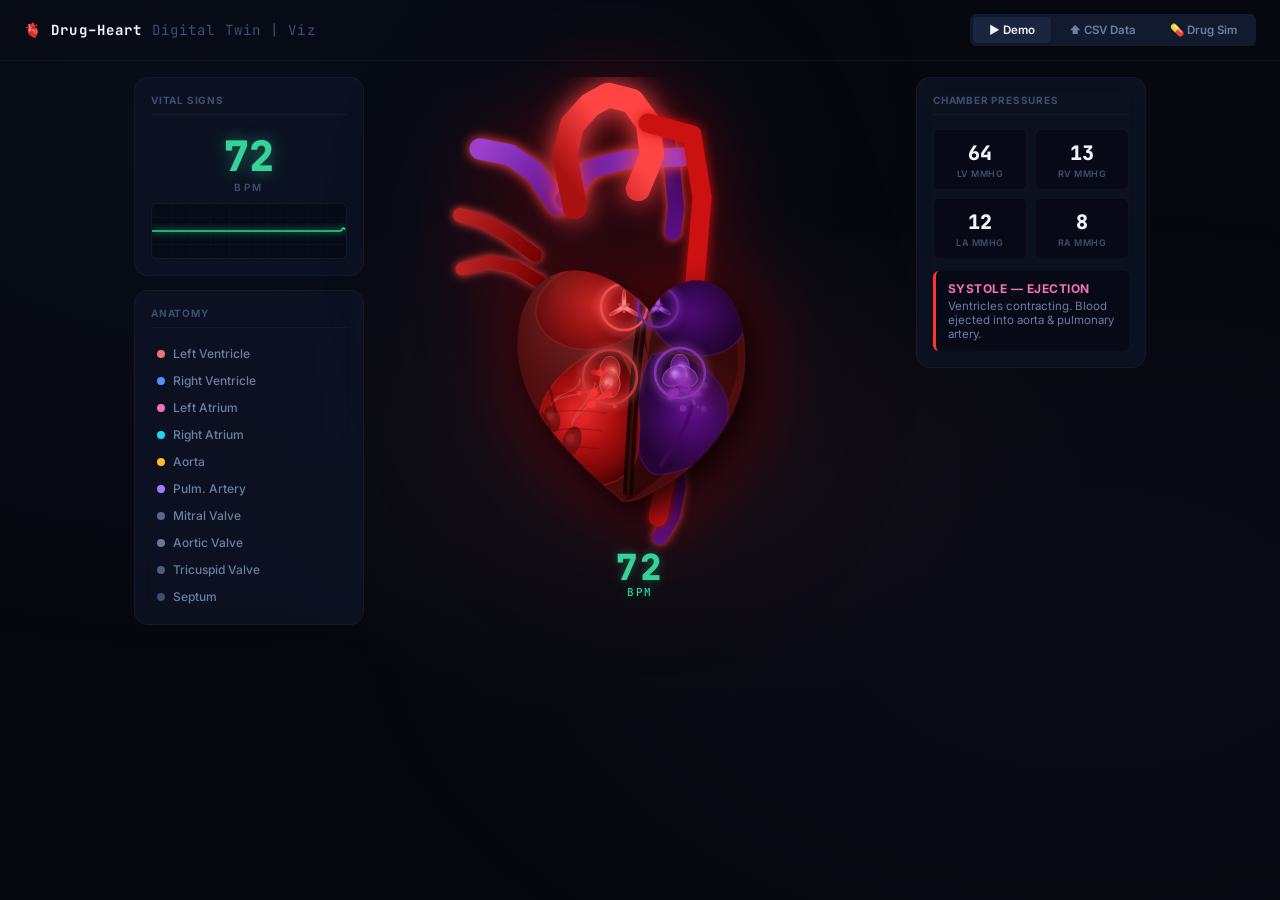
<file: Phase 1/heart-simulation.html>
<!DOCTYPE html>
<html lang="en">

<head>
  <meta charset="UTF-8">
  <meta name="viewport" content="width=device-width, initial-scale=1.0">
  <title>Heart Simulation — Anatomical</title>
  <style>
    @import url('https://fonts.googleapis.com/css2?family=Inter:wght@300;400;500;600;700;800;900&family=JetBrains+Mono:wght@400;500;600&display=swap');

    :root {
      --bg-0: #06080f;
      --bg-1: #0c1120;
      --bg-2: #121a2e;
      --bg-3: #1a2540;
      --bg-card: rgba(14, 20, 38, 0.75);
      --bg-input: rgba(6, 8, 18, 0.6);
      --border-1: rgba(255, 255, 255, 0.04);
      --border-2: rgba(255, 255, 255, 0.07);
      --border-3: rgba(255, 255, 255, 0.12);
      --t-1: #f0f4fc;
      --t-2: #a0b0cc;
      --t-3: #6b7fa0;
      --t-4: #3d4f6e;
      --blue: #4f8eff;
      --purple: #a37bff;
      --cyan: #22d3ee;
      --pink: #f472b6;
      --green: #34d399;
      --amber: #fbbf24;
      --red: #f87171;
      --r-sm: 6px;
      --r-md: 10px;
      --r-lg: 14px;
      --transition: 200ms cubic-bezier(.4, 0, .2, 1);
    }

    * {
      margin: 0;
      padding: 0;
      box-sizing: border-box;
    }

    body {
      background: var(--bg-0);
      color: var(--t-1);
      font-family: 'Inter', system-ui, -apple-system, sans-serif;
      min-height: 100vh;
      display: flex;
      flex-direction: column;
      align-items: center;
      overflow-x: hidden;
    }

    body::before {
      content: '';
      position: fixed;
      inset: 0;
      background:
        radial-gradient(ellipse 60% 50% at 50% 50%, rgba(248, 113, 113, 0.06) 0%, transparent 60%),
        radial-gradient(ellipse at 15% 15%, rgba(79, 142, 255, .04) 0%, transparent 50%),
        radial-gradient(ellipse at 85% 70%, rgba(163, 123, 255, .03) 0%, transparent 50%);
      pointer-events: none;
      z-index: 0;
    }

    ::-webkit-scrollbar {
      width: 5px;
    }

    ::-webkit-scrollbar-track {
      background: transparent;
    }

    ::-webkit-scrollbar-thumb {
      background: var(--t-4);
      border-radius: 3px;
    }

    /* ── HEADER ── */
    header {
      position: relative;
      z-index: 2;
      width: 100%;
      max-width: 1360px;
      display: flex;
      align-items: center;
      justify-content: space-between;
      padding: 14px 24px;
      border-bottom: 1px solid var(--border-1);
    }

    .logo {
      font-family: 'JetBrains Mono', monospace;
      font-size: 14px;
      font-weight: 700;
      letter-spacing: .08em;
      color: var(--t-1);
    }

    .logo span {
      color: var(--t-4);
      font-weight: 400;
    }

    .mode-tabs {
      display: flex;
      gap: 2px;
      background: var(--bg-2);
      border-radius: var(--r-sm);
      padding: 3px;
    }

    .mode-tab {
      font-family: 'Inter', sans-serif;
      font-size: 11.5px;
      font-weight: 600;
      padding: 6px 16px;
      border-radius: 4px;
      cursor: pointer;
      background: transparent;
      border: none;
      color: var(--t-3);
      transition: var(--transition);
      white-space: nowrap;
    }

    .mode-tab:hover {
      color: var(--t-2);
      background: rgba(255, 255, 255, .03);
    }

    .mode-tab.active {
      color: var(--t-1);
      background: var(--bg-3);
      box-shadow: 0 1px 4px rgba(0, 0, 0, .3);
    }

    /* ── LAYOUT ── */
    .wrap {
      position: relative;
      z-index: 1;
      display: flex;
      flex-wrap: wrap;
      justify-content: center;
      align-items: flex-start;
      gap: 16px;
      padding: 16px 20px 28px;
      width: 100%;
      max-width: 1360px;
    }

    /* ── HEART STAGE ── */
    .stage {
      position: relative;
      flex: 0 0 auto;
    }

    #heartCanvas {
      display: block;
      filter: drop-shadow(0 0 35px rgba(180, 0, 0, 0.4)) drop-shadow(0 0 80px rgba(120, 0, 0, 0.15));
    }

    .bpm-ring {
      position: absolute;
      bottom: 18px;
      left: 50%;
      transform: translateX(-50%);
      font-family: 'JetBrains Mono', monospace;
      font-size: 11px;
      font-weight: 500;
      letter-spacing: .15em;
      color: var(--green);
      text-shadow: 0 0 10px rgba(52, 211, 153, .4);
      pointer-events: none;
      text-align: center;
    }

    .bpm-ring .val {
      font-size: 36px;
      font-weight: 800;
      line-height: 1;
      display: block;
    }

    /* ── PANELS ── */
    .col {
      display: flex;
      flex-direction: column;
      gap: 14px;
      flex: 0 0 230px;
    }

    .panel {
      background: var(--bg-card);
      border: 1px solid var(--border-1);
      border-radius: var(--r-lg);
      padding: 16px;
      backdrop-filter: blur(10px);
      transition: var(--transition);
    }

    .panel:hover {
      border-color: var(--border-2);
    }

    .ptitle {
      font-size: 10px;
      font-weight: 700;
      letter-spacing: .08em;
      color: var(--t-4);
      text-transform: uppercase;
      border-bottom: 1px solid var(--border-1);
      padding-bottom: 8px;
      margin-bottom: 14px;
    }

    /* ECG */
    .ecg-wrap {
      height: 56px;
      background: var(--bg-input);
      border: 1px solid rgba(52, 211, 153, .1);
      border-radius: var(--r-sm);
      overflow: hidden;
    }

    #ecgCanvas {
      display: block;
      width: 100%;
      height: 100%;
    }

    /* STATS GRID */
    .sg {
      display: grid;
      grid-template-columns: 1fr 1fr;
      gap: 8px;
      margin-bottom: 12px;
    }

    .sb {
      background: var(--bg-input);
      border: 1px solid var(--border-1);
      border-radius: var(--r-sm);
      padding: 10px 8px;
      text-align: center;
    }

    .sv {
      font-size: 20px;
      font-weight: 800;
      font-family: 'JetBrains Mono', monospace;
      color: var(--t-1);
    }

    .sn {
      font-size: 9px;
      font-weight: 600;
      letter-spacing: .06em;
      color: var(--t-4);
      text-transform: uppercase;
      margin-top: 2px;
    }

    /* PHASE BOX */
    .phase-box {
      background: var(--bg-input);
      border-left: 3px solid var(--pink);
      border-radius: var(--r-sm);
      padding: 10px 12px;
      font-size: 11.5px;
      color: var(--t-3);
      min-height: 44px;
      transition: border-color .3s;
    }

    .pname {
      color: var(--pink);
      font-size: 12px;
      font-weight: 700;
      text-transform: uppercase;
      letter-spacing: .04em;
      margin-bottom: 3px;
    }

    /* SLIDERS */
    .crow {
      display: flex;
      flex-direction: column;
      gap: 12px;
    }

    .ci label {
      display: flex;
      justify-content: space-between;
      font-size: 11.5px;
      font-weight: 500;
      color: var(--t-3);
      margin-bottom: 5px;
    }

    .ci label span {
      color: var(--t-1);
      font-family: 'JetBrains Mono', monospace;
      font-weight: 600;
    }

    input[type=range] {
      -webkit-appearance: none;
      width: 100%;
      height: 4px;
      background: var(--bg-3);
      border-radius: 2px;
      outline: none;
      cursor: pointer;
    }

    input[type=range]::-webkit-slider-thumb {
      -webkit-appearance: none;
      width: 14px;
      height: 14px;
      border-radius: 50%;
      background: var(--blue);
      box-shadow: 0 0 8px rgba(79, 142, 255, .4);
      transition: transform .15s;
    }

    input[type=range]::-webkit-slider-thumb:hover {
      transform: scale(1.25);
      background: #6ba3ff;
    }

    /* STATE BUTTONS */
    .sbts {
      display: flex;
      flex-direction: column;
      gap: 6px;
    }

    .sbt {
      background: var(--bg-input);
      border: 1px solid var(--border-2);
      color: var(--t-3);
      font-family: 'Inter', sans-serif;
      font-size: 11.5px;
      font-weight: 600;
      padding: 8px 12px;
      border-radius: var(--r-sm);
      cursor: pointer;
      transition: var(--transition);
      text-align: left;
    }

    .sbt:hover {
      background: rgba(79, 142, 255, .06);
      border-color: rgba(79, 142, 255, .2);
      color: var(--t-2);
    }

    .sbt.active {
      background: rgba(79, 142, 255, .1);
      border-color: rgba(79, 142, 255, .3);
      color: var(--blue);
      box-shadow: 0 0 10px rgba(79, 142, 255, .1);
    }

    /* ANATOMY LIST */
    .alist {
      display: flex;
      flex-direction: column;
      gap: 4px;
    }

    .aitem {
      display: flex;
      align-items: center;
      gap: 8px;
      font-size: 12px;
      font-weight: 500;
      color: var(--t-3);
      cursor: pointer;
      padding: 4px 6px;
      border-radius: var(--r-sm);
      transition: var(--transition);
    }

    .aitem:hover {
      color: var(--t-1);
      background: rgba(79, 142, 255, .06);
    }

    .adot {
      width: 8px;
      height: 8px;
      border-radius: 50%;
      flex-shrink: 0;
    }

    /* CSV PANEL */
    #csvPanel {
      display: none;
      width: 100%;
      max-width: 1100px;
      padding: 0 20px 24px;
    }

    .csv-area {
      background: var(--bg-card);
      border: 1px solid var(--border-1);
      border-radius: var(--r-lg);
      padding: 20px;
      backdrop-filter: blur(10px);
    }

    .csv-title {
      font-size: 10px;
      font-weight: 700;
      letter-spacing: .08em;
      color: var(--t-4);
      text-transform: uppercase;
      border-bottom: 1px solid var(--border-1);
      padding-bottom: 8px;
      margin-bottom: 16px;
    }

    .csv-cols {
      display: flex;
      gap: 20px;
      flex-wrap: wrap;
    }

    .csv-col {
      flex: 1;
      min-width: 240px;
    }

    .csv-label {
      font-size: 10px;
      font-weight: 600;
      color: var(--t-4);
      letter-spacing: .06em;
      margin-bottom: 8px;
      text-transform: uppercase;
    }

    textarea {
      width: 100%;
      height: 140px;
      background: var(--bg-input);
      border: 1px solid var(--border-2);
      color: var(--t-1);
      font-family: 'JetBrains Mono', monospace;
      font-size: 12px;
      border-radius: var(--r-sm);
      padding: 12px;
      resize: vertical;
      outline: none;
      transition: var(--transition);
    }

    textarea:focus {
      border-color: var(--blue);
      box-shadow: 0 0 0 3px rgba(79, 142, 255, .1);
    }

    .csv-btns {
      display: flex;
      gap: 8px;
      margin-top: 14px;
      flex-wrap: wrap;
    }

    .cbtn {
      font-family: 'Inter', sans-serif;
      font-size: 11.5px;
      font-weight: 600;
      padding: 8px 18px;
      border-radius: var(--r-sm);
      cursor: pointer;
      transition: var(--transition);
      border: none;
    }

    .cbtn-primary {
      background: linear-gradient(135deg, var(--blue), var(--purple));
      color: #fff;
    }

    .cbtn-primary:hover {
      box-shadow: 0 0 20px rgba(79, 142, 255, .25);
      transform: translateY(-1px);
    }

    .cbtn-sec {
      background: var(--bg-input);
      border: 1px solid var(--border-2);
      color: var(--t-3);
    }

    .cbtn-sec:hover {
      border-color: var(--blue);
      color: var(--t-1);
    }

    .csv-chart {
      margin-top: 16px;
      background: var(--bg-input);
      border: 1px solid var(--border-1);
      border-radius: var(--r-sm);
      overflow: hidden;
    }

    #csvChart {
      display: block;
      width: 100%;
    }

    .csv-status {
      font-size: 11px;
      color: var(--t-4);
      margin-top: 10px;
      min-height: 20px;
    }

    .playhead-bar {
      display: flex;
      align-items: center;
      gap: 10px;
      margin-top: 12px;
    }

    .playhead-bar input[type=range] {
      flex: 1;
    }

    .ph-label {
      font-size: 11px;
      color: var(--t-4);
      white-space: nowrap;
      font-family: 'JetBrains Mono', monospace;
    }

    .demo-note {
      position: absolute;
      bottom: 4px;
      right: 12px;
      font-size: 10px;
      color: var(--t-4);
      pointer-events: none;
    }

    /* Drug Simulation Sync Banner */
    .drug-sync-bar {
      display: none;
      width: 100%;
      max-width: 1360px;
      padding: 10px 24px;
      background: var(--bg-card);
      border: 1px solid rgba(52, 211, 153, 0.15);
      border-radius: var(--r-md);
      margin-top: 8px;
      align-items: center;
      gap: 16px;
      backdrop-filter: blur(10px);
      animation: syncFadeIn .4s ease;
    }

    .drug-sync-bar.active {
      display: flex;
    }

    @keyframes syncFadeIn {
      from {
        opacity: 0;
        transform: translateY(-6px);
      }

      to {
        opacity: 1;
        transform: translateY(0);
      }
    }

    .sync-dot {
      width: 7px;
      height: 7px;
      border-radius: 50%;
      background: var(--green);
      animation: syncPulse 2s ease-in-out infinite;
      flex-shrink: 0;
    }

    @keyframes syncPulse {

      0%,
      100% {
        opacity: 1;
        box-shadow: 0 0 6px rgba(52, 211, 153, .5);
      }

      50% {
        opacity: .4;
        box-shadow: 0 0 2px rgba(52, 211, 153, .2);
      }
    }

    .sync-label {
      color: var(--green);
      font-size: 10px;
      font-weight: 700;
      letter-spacing: .06em;
      text-transform: uppercase;
    }

    .sync-drug {
      color: var(--t-1);
      font-weight: 700;
      font-size: 13px;
    }

    .sync-dose {
      color: var(--t-3);
      font-size: 12px;
    }

    .sync-warnings {
      color: var(--amber);
      font-size: 11px;
      margin-left: auto;
    }

    .sync-back {
      padding: 5px 14px;
      border-radius: var(--r-sm);
      cursor: pointer;
      background: rgba(52, 211, 153, .08);
      border: 1px solid rgba(52, 211, 153, .2);
      color: var(--green);
      font-family: 'Inter', sans-serif;
      font-size: 11px;
      font-weight: 600;
      transition: var(--transition);
      text-decoration: none;
      margin-left: auto;
      flex-shrink: 0;
    }

    .sync-back:hover {
      background: rgba(52, 211, 153, .15);
      box-shadow: 0 0 12px rgba(52, 211, 153, .15);
    }

    /* ── Responsive ── */
    @media (max-width: 900px) {
      .wrap {
        gap: 12px;
        padding: 12px;
      }

      .col {
        flex: 0 0 200px;
      }

      header {
        padding: 10px 14px;
      }

      .mode-tab {
        padding: 5px 10px;
        font-size: 10.5px;
      }
    }
  </style>
</head>

<body>

  <header>
    <div class="logo">🫀 Drug–Heart <span>Digital Twin | Viz</span></div>
    <div class="mode-tabs">
      <button class="mode-tab active" id="tab-demo" onclick="setMode('demo')">▶ Demo</button>
      <button class="mode-tab" id="tab-csv" onclick="setMode('csv')">⬆ CSV Data</button>
      <button class="mode-tab" id="tab-drug" onclick="setMode('drug')">💊 Drug Sim</button>
    </div>
  </header>

  <!-- Drug Simulation Sync Banner -->
  <div class="drug-sync-bar" id="drugSyncBar">
    <div class="sync-dot"></div>
    <span class="sync-label">Drug Sim Active</span>
    <span class="sync-drug" id="syncDrugName">—</span>
    <span class="sync-dose" id="syncDose">—</span>
    <span class="sync-warnings" id="syncWarnings"></span>
    <a class="sync-back" href="/" target="_top">← Dashboard</a>
  </div>

  <!-- DEMO MODE -->
  <div class="wrap" id="demoPanel">

    <!-- LEFT -->
    <div class="col">
      <!-- vitals -->
      <div class="panel">
        <div class="ptitle">Vital Signs</div>
        <div style="text-align:center;padding:6px 0 10px;">
          <div
            style="font-family:'JetBrains Mono',monospace;font-size:42px;font-weight:800;line-height:1;color:var(--green);text-shadow:0 0 15px rgba(52,211,153,.5);"
            id="bpmBig">72</div>
          <div style="font-size:10px;font-weight:600;letter-spacing:.25em;color:var(--t-4);margin-top:4px;">BPM</div>
        </div>
        <div class="ecg-wrap"><canvas id="ecgCanvas"></canvas></div>
      </div>

      <!-- anatomy -->
      <div class="panel">
        <div class="ptitle">Anatomy</div>
        <div class="alist">
          <div class="aitem" data-p="lv">
            <div class="adot" style="background:var(--red)"></div>Left Ventricle
          </div>
          <div class="aitem" data-p="rv">
            <div class="adot" style="background:var(--blue)"></div>Right Ventricle
          </div>
          <div class="aitem" data-p="la">
            <div class="adot" style="background:var(--pink)"></div>Left Atrium
          </div>
          <div class="aitem" data-p="ra">
            <div class="adot" style="background:var(--cyan)"></div>Right Atrium
          </div>
          <div class="aitem" data-p="ao">
            <div class="adot" style="background:var(--amber)"></div>Aorta
          </div>
          <div class="aitem" data-p="pa">
            <div class="adot" style="background:var(--purple)"></div>Pulm. Artery
          </div>
          <div class="aitem" data-p="mv">
            <div class="adot" style="background:#526987"></div>Mitral Valve
          </div>
          <div class="aitem" data-p="av">
            <div class="adot" style="background:#657b98"></div>Aortic Valve
          </div>
          <div class="aitem" data-p="tv">
            <div class="adot" style="background:#495f7c"></div>Tricuspid Valve
          </div>
          <div class="aitem" data-p="sep">
            <div class="adot" style="background:var(--t-4)"></div>Septum
          </div>
        </div>
      </div>
    </div>

    <!-- HEART -->
    <div class="stage">
      <canvas id="heartCanvas" width="520" height="540"></canvas>
      <div class="bpm-ring">
        <span class="val" id="bpmRing">72</span> BPM
      </div>
      <div class="demo-note" id="demoNote"></div>
    </div>

    <!-- RIGHT -->
    <div class="col">
      <!-- controls -->
      <div class="panel" style="display: none;">
        <div class="ptitle">Controls</div>
        <div class="crow">
          <div class="ci">
            <label>Heart Rate <span id="hrV">72</span> BPM</label>
            <input type="range" id="hrS" min="40" max="200" value="72">
          </div>
          <div class="ci">
            <label>Contractility <span id="conV">100</span>%</label>
            <input type="range" id="conS" min="20" max="150" value="100">
          </div>
          <div class="ci">
            <label>Sys. Pressure <span id="bpV">120</span> mmHg</label>
            <input type="range" id="bpS" min="60" max="200" value="120">
          </div>
        </div>
      </div>

      <!-- states -->
      <div class="panel" style="display: none;">
        <div class="ptitle">Cardiac States</div>
        <div class="sbts">
          <button class="sbt active" id="st-normal" onclick="setState('normal')">Normal Sinus</button>
          <button class="sbt" id="st-tachy" onclick="setState('tachy')">Tachycardia</button>
          <button class="sbt" id="st-brady" onclick="setState('brady')">Bradycardia</button>
          <button class="sbt" id="st-exercise" onclick="setState('exercise')">Exercise</button>
          <button class="sbt" id="st-afib" onclick="setState('afib')">Atrial Fibrillation</button>
          <button class="sbt" id="st-auto" onclick="setState('auto')"
            style="border-color:rgba(52,211,153,.3);color:var(--green);">⟳ Auto BPM 60–120</button>
        </div>
      </div>

      <!-- chamber pressures -->
      <div class="panel">
        <div class="ptitle">Chamber Pressures</div>
        <div class="sg">
          <div class="sb">
            <div class="sv" id="lvP">120</div>
            <div class="sn">LV mmHg</div>
          </div>
          <div class="sb">
            <div class="sv" id="rvP">25</div>
            <div class="sn">RV mmHg</div>
          </div>
          <div class="sb">
            <div class="sv" id="laP">12</div>
            <div class="sn">LA mmHg</div>
          </div>
          <div class="sb">
            <div class="sv" id="raP">8</div>
            <div class="sn">RA mmHg</div>
          </div>
        </div>
        <div class="phase-box" id="phaseBox">
          <div class="pname">Diastole</div>
          Chambers filling. Ventricles relaxed.
        </div>
      </div>
    </div>
  </div>

  <!-- CSV MODE -->
  <div id="csvPanel">
    <div class="csv-area">
      <div class="csv-title">CSV Cardiac Data Playback</div>
      <div class="csv-cols">
        <div class="csv-col">
          <div class="csv-label">Paste CSV Data</div>
          <textarea id="csvInput"
            placeholder="time_ms,bpm,systolic_bp,contractility&#10;0,72,120,100&#10;500,75,122,100&#10;1000,80,125,105&#10;1500,88,130,110&#10;2000,95,135,115&#10;2500,100,138,118&#10;3000,105,140,120&#10;3500,110,142,122&#10;4000,105,140,118&#10;4500,98,136,115&#10;5000,90,130,110&#10;5500,82,125,105&#10;6000,75,120,100&#10;6500,72,118,98&#10;7000,70,115,97"></textarea>
          <div class="csv-btns">
            <button class="cbtn cbtn-primary" onclick="loadCSV()">▶ Load & Play</button>
            <button class="cbtn cbtn-sec" onclick="loadSampleCSV()">Sample Data</button>
            <button class="cbtn cbtn-sec" onclick="stopCSV()">■ Stop</button>
          </div>
          <div class="csv-status" id="csvStatus">Ready — paste CSV with columns: time_ms, bpm, systolic_bp,
            contractility</div>
        </div>
        <div class="csv-col">
          <div class="csv-label">BPM Timeline</div>
          <div class="csv-chart"><canvas id="csvChart" height="130"></canvas></div>
          <div class="playhead-bar">
            <span class="ph-label">0s</span>
            <input type="range" id="playhead" min="0" max="100" value="0" style="flex:1" oninput="seekCSV(this.value)">
            <span class="ph-label" id="phEnd">0s</span>
          </div>
        </div>
      </div>
    </div>
  </div>

  <script>
    // ═══════════════════════════════════════════
    //  STATE
    // ═══════════════════════════════════════════
    const HC = document.getElementById('heartCanvas');
    const hx = HC.getContext('2d');
    const EC = document.getElementById('ecgCanvas');
    const ex = EC.getContext('2d');
    const W = HC.width, H = HC.height;
    const CX = W / 2 - 10, CY = H / 2 + 10;

    let bpm = 72, contractility = 1.0, sysBP = 120, qtIntervalMs = 400;
    let cardiacState = 'normal';
    let highlighted = null;
    let heartPhase = 0;
    let startTime = null;
    let animId = null;

    // Auto BPM mode
    let autoBPM = false;
    let autoBPMPhase = 0;

    // CSV mode
    let csvMode = false;
    let csvRows = [];
    let csvStartTime = null;
    let csvLooping = true;
    let csvTotalMs = 0;

    // ECG
    const ECG_LEN = 220;
    let ecgBuf = new Array(ECG_LEN).fill(0);
    let ecgPos = 0;
    let ecgPhase = 0;

    // Smooth pressure
    let sp = { lv: 120, rv: 25, la: 12, ra: 8 };

    // ═══════════════════════════════════════════
    //  ECG RESIZE
    // ═══════════════════════════════════════════
    function resizeECG() {
      const dpr = window.devicePixelRatio || 1;
      EC.width = EC.offsetWidth * dpr;
      EC.height = EC.offsetHeight * dpr;
      ex.scale(dpr, dpr);
    }
    window.addEventListener('resize', resizeECG);
    resizeECG();

    // ═══════════════════════════════════════════
    //  CONTROLS
    // ═══════════════════════════════════════════
    document.getElementById('hrS').addEventListener('input', e => {
      bpm = +e.target.value;
      document.getElementById('hrV').textContent = bpm;
      document.getElementById('bpmBig').textContent = bpm;
      document.getElementById('bpmRing').textContent = bpm;
    });
    document.getElementById('conS').addEventListener('input', e => {
      contractility = e.target.value / 100;
      document.getElementById('conV').textContent = e.target.value;
    });
    document.getElementById('bpS').addEventListener('input', e => {
      sysBP = +e.target.value;
      document.getElementById('bpV').textContent = sysBP;
    });

    function setState(s) {
      cardiacState = s;
      document.querySelectorAll('.sbt').forEach(b => b.classList.remove('active'));
      document.getElementById('st-' + s).classList.add('active');
      autoBPM = (s === 'auto');
      const presets = {
        normal: { hr: 72, con: 100, bp: 120 },
        tachy: { hr: 140, con: 90, bp: 130 },
        brady: { hr: 45, con: 110, bp: 115 },
        exercise: { hr: 162, con: 140, bp: 155 },
        afib: { hr: 110, con: 75, bp: 125 },
        auto: { hr: 72, con: 100, bp: 120 }
      };
      const p = presets[s] || presets.normal;
      document.getElementById('hrS').value = p.hr;
      document.getElementById('conS').value = p.con;
      document.getElementById('bpS').value = p.bp;
      bpm = p.hr; contractility = p.con / 100; sysBP = p.bp; qtIntervalMs = 400;
      document.getElementById('hrV').textContent = bpm;
      document.getElementById('conV').textContent = p.con;
      document.getElementById('bpV').textContent = sysBP;
      document.getElementById('bpmBig').textContent = bpm;
      document.getElementById('bpmRing').textContent = bpm;
    }

    // ═══════════════════════════════════════════
    //  MODE SWITCHING
    // ═══════════════════════════════════════════
    let drugSyncMode = false;
    let drugSyncInterval = null;

    function setMode(m) {
      document.querySelectorAll('.mode-tab').forEach(t => t.classList.remove('active'));
      document.getElementById('tab-' + m).classList.add('active');
      document.getElementById('demoPanel').style.display = (m === 'demo' || m === 'drug') ? 'flex' : 'none';
      document.getElementById('csvPanel').style.display = m === 'csv' ? 'block' : 'none';
      document.getElementById('drugSyncBar').classList.toggle('active', m === 'drug');
      csvMode = (m === 'csv');
      drugSyncMode = (m === 'drug');
      if (m === 'demo') { csvStartTime = null; stopDrugSync(); }
      if (m === 'csv') { drawCSVChart(); stopDrugSync(); }
      if (m === 'drug') { startDrugSync(); }
    }

    // ═══════════════════════════════════════════
    //  AUTO BPM  (60–120 sinusoidal)
    // ═══════════════════════════════════════════
    function tickAutoBPM(dt) {
      if (!autoBPM) return;
      autoBPMPhase += dt * 0.00008; // ~12s full cycle
      bpm = Math.round(60 + 30 * (0.5 + 0.5 * Math.sin(autoBPMPhase * Math.PI * 2)));
      document.getElementById('hrS').value = bpm;
      document.getElementById('hrV').textContent = bpm;
      document.getElementById('bpmBig').textContent = bpm;
      document.getElementById('bpmRing').textContent = bpm;
    }

    // ═══════════════════════════════════════════
    //  CSV
    // ═══════════════════════════════════════════
    function loadSampleCSV() {
      document.getElementById('csvInput').value =
        `time_ms,bpm,systolic_bp,contractility
0,62,115,95
400,64,116,96
800,68,118,98
1200,72,120,100
1600,78,123,104
2000,85,127,108
2400,93,132,113
2800,100,137,118
3200,108,141,122
3600,114,144,125
4000,118,146,127
4400,120,148,128
4800,119,147,127
5200,115,145,125
5600,110,142,122
6000,103,138,118
6400,95,133,114
6800,87,128,109
7200,80,124,105
7600,74,121,101
8000,70,118,99
8400,67,116,97
8800,64,115,96
9200,62,114,95
9600,61,113,95
10000,60,112,94`;
      loadCSV();
    }

    function loadCSV() {
      const raw = document.getElementById('csvInput').value.trim();
      const lines = raw.split('\n').map(l => l.trim()).filter(Boolean);
      if (lines.length < 2) {
        document.getElementById('csvStatus').textContent = 'Error: need header + data rows.'; return;
      }
      const header = lines[0].toLowerCase().split(',').map(h => h.trim());
      const ti = header.indexOf('time_ms'), bi = header.indexOf('bpm'),
        si = header.indexOf('systolic_bp'), ci = header.indexOf('contractility');
      if (ti < 0 || bi < 0) { document.getElementById('csvStatus').textContent = 'Error: need time_ms and bpm columns.'; return; }

      csvRows = lines.slice(1).map(l => {
        const c = l.split(',');
        return {
          t: +c[ti], bpm: +c[bi],
          bp: si >= 0 ? +c[si] : 120,
          con: ci >= 0 ? +c[ci] / 100 : 1.0
        };
      }).filter(r => !isNaN(r.t) && !isNaN(r.bpm));

      if (csvRows.length < 2) { document.getElementById('csvStatus').textContent = 'Error: need at least 2 data rows.'; return; }
      csvTotalMs = csvRows[csvRows.length - 1].t;
      document.getElementById('playhead').max = csvTotalMs;
      document.getElementById('phEnd').textContent = (csvTotalMs / 1000).toFixed(1) + 's';
      document.getElementById('csvStatus').textContent = `Loaded ${csvRows.length} rows — ${(csvTotalMs / 1000).toFixed(2)}s duration`;
      csvStartTime = null;
      csvMode = true;
      drawCSVChart();
    }

    function stopCSV() {
      csvStartTime = null;
      csvMode = false;
      setState('normal');
      document.getElementById('csvStatus').textContent = 'Stopped.';
    }

    function seekCSV(v) {
      if (!csvRows.length) return;
      csvStartTime = performance.now() - +v;
    }

    function interpCSV(elapsedMs) {
      const t = elapsedMs % csvTotalMs;
      document.getElementById('playhead').value = t;
      for (let i = 0; i < csvRows.length - 1; i++) {
        if (t >= csvRows[i].t && t <= csvRows[i + 1].t) {
          const f = (t - csvRows[i].t) / (csvRows[i + 1].t - csvRows[i].t);
          bpm = Math.round(csvRows[i].bpm + f * (csvRows[i + 1].bpm - csvRows[i].bpm));
          sysBP = Math.round(csvRows[i].bp + f * (csvRows[i + 1].bp - csvRows[i].bp));
          contractility = csvRows[i].con + f * (csvRows[i + 1].con - csvRows[i].con);
          document.getElementById('bpmBig').textContent = bpm;
          document.getElementById('bpmRing').textContent = bpm;
          document.getElementById('hrS').value = bpm;
          document.getElementById('hrV').textContent = bpm;
          document.getElementById('bpS').value = sysBP;
          document.getElementById('bpV').textContent = sysBP;
          const cp = Math.round(contractility * 100);
          document.getElementById('conS').value = cp;
          document.getElementById('conV').textContent = cp;
          break;
        }
      }
    }

    function drawCSVChart() {
      const cc = document.getElementById('csvChart');
      const cw = cc.offsetWidth || 860;
      cc.width = cw; cc.height = 130;
      const cx2 = cc.getContext('2d');
      cx2.clearRect(0, 0, cw, 130);
      if (!csvRows.length) return;

      const minB = Math.min(...csvRows.map(r => r.bpm)) - 5;
      const maxB = Math.max(...csvRows.map(r => r.bpm)) + 5;
      const pad = 20;

      // Grid
      cx2.strokeStyle = 'rgba(255,255,255,.05)'; cx2.lineWidth = .5;
      for (let y = pad; y < 130 - pad; y += (130 - pad * 2) / 4) {
        cx2.beginPath(); cx2.moveTo(pad, y); cx2.lineTo(cw - pad, y); cx2.stroke();
      }

      // BPM line
      cx2.beginPath();
      cx2.strokeStyle = '#34d399'; cx2.lineWidth = 2; // var(--green)
      cx2.shadowColor = 'rgba(52,211,153,.5)'; cx2.shadowBlur = 8;
      csvRows.forEach((r, i) => {
        const x = pad + (r.t / csvTotalMs) * (cw - pad * 2);
        const y = (130 - pad) - ((r.bpm - minB) / (maxB - minB)) * (130 - pad * 2);
        i === 0 ? cx2.moveTo(x, y) : cx2.lineTo(x, y);
      });
      cx2.stroke();
      cx2.shadowBlur = 0;

      // BP line (faint)
      if (csvRows[0].bp) {
        const minP = Math.min(...csvRows.map(r => r.bp)) - 10;
        const maxP = Math.max(...csvRows.map(r => r.bp)) + 10;
        cx2.beginPath();
        cx2.strokeStyle = 'rgba(248,113,113,.4)'; cx2.lineWidth = 1; // faint red
        csvRows.forEach((r, i) => {
          const x = pad + (r.t / csvTotalMs) * (cw - pad * 2);
          const y = (130 - pad) - ((r.bp - minP) / (maxP - minP)) * (130 - pad * 2);
          i === 0 ? cx2.moveTo(x, y) : cx2.lineTo(x, y);
        });
        cx2.stroke();
      }

      // Labels
      cx2.fillStyle = '#6b7fa0'; cx2.font = '10px "Inter",sans-serif'; // var(--t-3)
      cx2.fillText('BPM', pad + 2, pad + 10);
      cx2.fillStyle = '#3d4f6e'; // var(--t-4)
      cx2.fillText(Math.round(maxB), 2, pad + 4);
      cx2.fillText(Math.round(minB), 2, 130 - pad + 4);
    }

    // ═══════════════════════════════════════════
    //  CARDIAC CYCLE HELPERS
    // ═══════════════════════════════════════════
    const SYS_END = 0.38;

    function ease(t) { return -(Math.cos(Math.PI * t) - 1) / 2; }

    function getBeat() {
      if (heartPhase < SYS_END) {
        const t = heartPhase / SYS_END;
        return t < 0.5 ? ease(t / 0.5) : ease((1 - (t - 0.5) / 0.5));
      }
      const t = (heartPhase - SYS_END) / (1 - SYS_END);
      return 0.06 * Math.sin(t * Math.PI);
    }

    // ═══════════════════════════════════════════
    //  DRAW FULL PHOTOREALISTIC HEART
    // ═══════════════════════════════════════════
    function drawHeartFull(ts) {
      hx.clearRect(0, 0, W, H);

      const beat = getBeat() * contractility;
      const isSys = heartPhase < SYS_END;
      const ss = isSys ? Math.max(0, (heartPhase / SYS_END - .06) / .44) : 0;
      const scale = 1 - beat * 0.06;

      // Ambient glow
      const ag = hx.createRadialGradient(CX, CY, 20, CX, CY, 220);
      ag.addColorStop(0, `rgba(120,0,0,${0.08 + beat * 0.12})`);
      ag.addColorStop(1, 'rgba(0,0,0,0)');
      hx.fillStyle = ag; hx.fillRect(0, 0, W, H);

      drawVessels(beat, isSys, ss, scale);
      drawMuscleCrossSection(beat, isSys, ss, scale, ts);
      drawInternalChambers(beat, isSys, ss, scale);
      drawInternalDetails(beat, isSys, ss, scale);
      drawAllValves(beat, isSys, ss, scale);
      drawBloodParticles(beat, isSys, ss, ts);
      drawSurfaceSheen(beat, scale);
      drawAnatomyLabels();
      updatePressures(beat, isSys, ss);
    }

    // ────── VESSELS ──────
    function drawVessels(beat, isSys, ss, s) {
      hx.save();

      // SVC
      drawVessel([[285, 55], [292, 90], [296, 130], [293, 155]], 16, '#2A0050', '#5A1080', 0);
      // IVC
      drawVessel([[293, 370], [298, 410], [292, 440], [280, 460]], 15, '#2A0050', '#5A1080', 0);
      // Pulm artery left
      drawVessel([[178, 128], [155, 95], [130, 78], [100, 72]], 20, '#5A1090', '#9B40CC', isSys ? ss * beat * 2 : 0);
      // Pulm artery right
      drawVessel([[185, 122], [210, 92], [248, 82], [302, 80]], 18, '#5A1090', '#9B40CC', isSys ? ss * beat * 2 : 0);
      // Pulm veins
      drawVessel([[155, 178], [128, 158], [105, 145], [80, 138]], 14, '#7B0000', '#BB2222', 0);
      drawVessel([[160, 205], [135, 190], [110, 185], [82, 192]], 13, '#7B0000', '#BB2222', 0);

      // Aorta
      const aP = isSys ? ss * beat * 4 : 0;
      hx.save();
      // Ascending
      const ag = hx.createLinearGradient(170, 80, 220, 40);
      ag.addColorStop(0, '#AA1111'); ag.addColorStop(1, '#FF4444');
      strokePath([[195, 130], [185, 80], [192, 48], [210, 28], [228, 18], [252, 24], [268, 46], [272, 78], [258, 112]],
        22 + aP, ag, 16 + aP * 4);
      // Descending
      strokePath([[268, 46], [312, 58], [322, 120], [315, 205], [300, 295], [290, 380], [278, 440]],
        19, '#CC1111', 12);
      hx.restore();

      hx.restore();
    }

    function drawVessel(pts, w, c1, c2, pulse) {
      const gr = hx.createLinearGradient(pts[0][0], pts[0][1], pts[pts.length - 1][0], pts[pts.length - 1][1]);
      gr.addColorStop(0, c1); gr.addColorStop(1, c2);
      strokePath(pts, w + pulse, gr, 8 + pulse * 3);
    }

    function strokePath(pts, lw, style, blur) {
      hx.save();
      hx.lineWidth = lw; hx.strokeStyle = style;
      hx.shadowColor = typeof style === 'string' ? style : '#FF4444';
      hx.shadowBlur = blur; hx.lineCap = 'round'; hx.lineJoin = 'round';
      hx.beginPath(); hx.moveTo(pts[0][0], pts[0][1]);
      for (let i = 1; i < pts.length; i++) hx.lineTo(pts[i][0], pts[i][1]);
      hx.stroke(); hx.restore();
    }

    // ────── OUTER MUSCLE CROSS-SECTION ──────
    function heartPath(sc) {
      const f = sc || 1;
      hx.save();
      hx.translate(CX, CY); hx.scale(f, f); hx.translate(-CX, -CY);
      hx.beginPath();
      hx.moveTo(CX - 8, CY + 148);
      hx.bezierCurveTo(CX - 82, CY + 85, CX - 125, CY + 32, CX - 113, CY - 35);
      hx.bezierCurveTo(CX - 102, CY - 88, CX - 60, CY - 100, CX - 18, CY - 78);
      hx.bezierCurveTo(CX + 5, CY - 64, CX + 16, CY - 54, CX + 20, CY - 46);
      hx.bezierCurveTo(CX + 26, CY - 56, CX + 36, CY - 72, CX + 62, CY - 78);
      hx.bezierCurveTo(CX + 98, CY - 82, CX + 118, CY - 50, CX + 118, CY + 2);
      hx.bezierCurveTo(CX + 118, CY + 55, CX + 82, CY + 106, CX + 30, CY + 135);
      hx.bezierCurveTo(CX + 14, CY + 144, CX + 2, CY + 150, CX - 8, CY + 148);
      hx.closePath();
      hx.restore();
    }

    function drawMuscleCrossSection(beat, isSys, ss, s, ts) {
      hx.save();
      // OUTER shadow
      hx.shadowColor = 'rgba(0,0,0,.85)'; hx.shadowBlur = 35; hx.shadowOffsetX = 10; hx.shadowOffsetY = 14;
      heartPath(s);
      const bg = hx.createRadialGradient(CX - 25, CY - 25, 15, CX + 10, CY + 20, 200);
      bg.addColorStop(0, '#6A1A1A');
      bg.addColorStop(0.35, '#581010');
      bg.addColorStop(0.7, '#420A0A');
      bg.addColorStop(1, '#2A0505');
      hx.fillStyle = bg; hx.fill();
      hx.shadowColor = 'transparent'; hx.shadowBlur = 0; hx.shadowOffsetX = 0; hx.shadowOffsetY = 0;

      // MUSCLE texture — fibrous streaks
      heartPath(s); hx.clip();

      // fibres
      for (let i = 0; i < 14; i++) {
        const a = (i / 14) * Math.PI * 2 + ts * 0.0003;
        const r = 55 + i * 10;
        hx.save(); hx.translate(CX, CY); hx.rotate(a);
        const lg = hx.createLinearGradient(0, -r, 0, -r - 30);
        lg.addColorStop(0, 'rgba(100,20,20,0)');
        lg.addColorStop(0.5, `rgba(60,8,8,${0.15 + i * 0.01})`);
        lg.addColorStop(1, 'rgba(100,20,20,0)');
        hx.strokeStyle = lg; hx.lineWidth = 1.5;
        hx.beginPath(); hx.moveTo(0, -r); hx.lineTo(0, -r - 28); hx.stroke();
        hx.restore();
      }

      // CROSS-SECTION CUT surface (the flat inner wall)
      // Right half — cut reveals chambers
      hx.fillStyle = 'rgba(0,0,0,.55)';
      hx.beginPath();
      hx.moveTo(CX - 8, CY - 80);
      hx.bezierCurveTo(CX + 5, CY - 70, CX + 15, CY - 40, CX + 18, CY);
      hx.bezierCurveTo(CX + 15, CY + 55, CX + 8, CY + 120, CX - 8, CY + 148);
      hx.bezierCurveTo(CX + 50, CY + 110, CX + 108, CY + 55, CX + 108, CY + 5);
      hx.bezierCurveTo(CX + 108, CY - 42, CX + 90, CY - 72, CX + 60, CY - 75);
      hx.bezierCurveTo(CX + 38, CY - 68, CX + 24, CY - 58, CX + 18, CY);
      hx.closePath();

      // The "cut" interior wall shading
      const cg = hx.createLinearGradient(CX - 10, CY - 80, CX + 120, CY + 80);
      cg.addColorStop(0, 'rgba(30,5,5,.7)');
      cg.addColorStop(0.5, 'rgba(15,2,2,.4)');
      cg.addColorStop(1, 'rgba(30,5,5,.65)');
      hx.fillStyle = cg; hx.fill();

      // muscle wall thickness ring
      heartPath(s);
      hx.strokeStyle = 'rgba(80,15,15,.9)'; hx.lineWidth = 4; hx.stroke();
      // highlight top-left
      const hl = hx.createRadialGradient(CX - 60, CY - 65, 5, CX - 40, CY - 45, 100);
      hl.addColorStop(0, 'rgba(255,150,150,.09)');
      hl.addColorStop(1, 'rgba(0,0,0,0)');
      hx.fillStyle = hl; hx.fill();

      hx.restore();
    }

    // ────── INTERNAL CHAMBERS ──────
    function drawInternalChambers(beat, isSys, ss, s) {
      hx.save();
      heartPath(s); hx.clip();

      const lvSc = isSys ? 1 - ss * beat * 0.22 : 1 + (heartPhase - SYS_END) / (1 - SYS_END) * 0.1;
      const rvSc = isSys ? 1 - ss * beat * 0.16 : 1 + (heartPhase - SYS_END) / (1 - SYS_END) * 0.08;
      const laSc = isSys ? 0.92 + ss * 0.05 : 1;
      const raSc = isSys ? 0.92 + ss * 0.05 : 1;

      // ── RIGHT ATRIUM (upper right, deoxygenated deep blue-purple) ──
      hx.save();
      hx.translate(CX + 68, CY - 42); hx.scale(raSc, raSc); hx.translate(-CX - 68, -CY + 42);
      hx.beginPath();
      hx.ellipse(CX + 68, CY - 42, 48, 40, 0.25, 0, Math.PI * 2);
      const raG = hx.createRadialGradient(CX + 62, CY - 45, 4, CX + 68, CY - 42, 48);
      raG.addColorStop(0, 'rgba(75,10,120,.92)');
      raG.addColorStop(0.6, 'rgba(45,5,80,.88)');
      raG.addColorStop(1, 'rgba(25,2,45,.82)');
      hx.fillStyle = raG; hx.fill();
      // inner sheen
      hx.strokeStyle = 'rgba(100,30,160,.3)'; hx.lineWidth = 2; hx.stroke();
      hx.restore();

      // ── RIGHT VENTRICLE (lower right, crescent) ──
      hx.save();
      hx.translate(CX + 55, CY + 52); hx.scale(rvSc, rvSc); hx.translate(-CX - 55, -CY - 52);
      hx.beginPath();
      hx.moveTo(CX + 18, CY - 8);
      hx.bezierCurveTo(CX + 42, CY - 18, CX + 92, CY + 5, CX + 102, CY + 42);
      hx.bezierCurveTo(CX + 108, CY + 85, CX + 80, CY + 122, CX + 22, CY + 125);
      hx.bezierCurveTo(CX + 4, CY + 118, CX - 4, CY + 88, CX + 4, CY + 32);
      hx.bezierCurveTo(CX + 9, CY + 8, CX + 14, CY - 2, CX + 18, CY - 8);
      const rvG = hx.createRadialGradient(CX + 62, CY + 55, 8, CX + 64, CY + 60, 60);
      rvG.addColorStop(0, 'rgba(95,15,155,.9)');
      rvG.addColorStop(0.55, 'rgba(60,8,100,.88)');
      rvG.addColorStop(1, 'rgba(35,4,65,.8)');
      hx.fillStyle = rvG; hx.fill();
      hx.strokeStyle = 'rgba(90,20,150,.35)'; hx.lineWidth = 2; hx.stroke();
      hx.restore();

      // ── LEFT ATRIUM (upper left, oxygenated) ──
      hx.save();
      hx.translate(CX - 38, CY - 50); hx.scale(laSc, laSc); hx.translate(-CX + 38, -CY + 50);
      hx.beginPath();
      hx.ellipse(CX - 38, CY - 50, 56, 42, -0.15, 0, Math.PI * 2);
      const laG = hx.createRadialGradient(CX - 32, CY - 52, 5, CX - 38, CY - 50, 56);
      laG.addColorStop(0, 'rgba(200,28,28,.92)');
      laG.addColorStop(0.5, 'rgba(150,12,12,.88)');
      laG.addColorStop(1, 'rgba(95,5,5,.82)');
      hx.fillStyle = laG; hx.fill();
      hx.strokeStyle = 'rgba(200,40,40,.25)'; hx.lineWidth = 2; hx.stroke();
      hx.restore();

      // ── LEFT VENTRICLE (lower left, main pump) ──
      hx.save();
      hx.translate(CX - 42, CY + 52); hx.scale(lvSc, lvSc); hx.translate(-CX + 42, -CY - 52);
      hx.beginPath();
      hx.moveTo(CX - 8, CY - 18);
      hx.bezierCurveTo(CX - 32, CY - 22, CX - 92, CY + 12, CX - 98, CY + 58);
      hx.bezierCurveTo(CX - 102, CY + 100, CX - 72, CY + 136, CX - 24, CY + 140);
      hx.bezierCurveTo(CX - 4, CY + 136, CX + 12, CY + 124, CX + 16, CY + 100);
      hx.bezierCurveTo(CX + 22, CY + 52, CX + 12, CY + 8, CX - 8, CY - 18);
      const lvG = hx.createRadialGradient(CX - 52, CY + 58, 10, CX - 48, CY + 64, 78);
      lvG.addColorStop(0, 'rgba(230,38,38,.95)');
      lvG.addColorStop(0.4, 'rgba(185,15,15,.9)');
      lvG.addColorStop(0.8, 'rgba(130,6,6,.85)');
      lvG.addColorStop(1, 'rgba(80,2,2,.78)');
      hx.fillStyle = lvG; hx.fill();
      hx.strokeStyle = 'rgba(210,40,40,.3)'; hx.lineWidth = 2; hx.stroke();
      hx.restore();

      // ── INTER-VENTRICULAR SEPTUM ──
      hx.beginPath();
      hx.moveTo(CX + 15, CY - 52);
      hx.bezierCurveTo(CX + 6, CY - 4, CX + 2, CY + 55, CX - 2, CY + 138);
      hx.strokeStyle = 'rgba(15,3,3,.85)'; hx.lineWidth = 10; hx.stroke();
      hx.strokeStyle = 'rgba(70,10,10,.6)'; hx.lineWidth = 3; hx.stroke();
      const sg = hx.createLinearGradient(CX + 15, CY - 52, CX - 2, CY + 138);
      sg.addColorStop(0, 'rgba(110,20,20,.4)');
      sg.addColorStop(1, 'rgba(110,20,20,0)');
      hx.strokeStyle = sg; hx.lineWidth = 1.5; hx.stroke();

      hx.restore();
    }

    // ────── PAPILLARY / CHORDAE / TRABEC ──────
    function drawInternalDetails(beat, isSys, ss, s) {
      hx.save(); heartPath(s); hx.clip();

      // Papillary muscles — LV
      const pp = [[CX - 58, CY + 84, 9, 15, 0.3], [CX - 78, CY + 62, 8, 13, -0.2]];
      pp.forEach(([x, y, rx, ry, ang]) => {
        hx.beginPath(); hx.ellipse(x, y, rx, ry, ang, 0, Math.PI * 2);
        const pg = hx.createRadialGradient(x, y - 3, 2, x, y, ry);
        pg.addColorStop(0, 'rgba(140,25,25,.9)');
        pg.addColorStop(1, 'rgba(80,8,8,.7)');
        hx.fillStyle = pg; hx.fill();
        // highlight
        hx.beginPath(); hx.ellipse(x - 2, y - 3, rx * .45, ry * .3, ang, 0, Math.PI * 2);
        hx.fillStyle = 'rgba(200,80,80,.18)'; hx.fill();
      });

      // Chordae tendineae
      const chordPairs = [
        [CX - 58, CY + 68, CX - 35, CY + 25], [CX - 58, CY + 68, CX - 18, CY + 22],
        [CX - 78, CY + 48, CX - 28, CY + 24], [CX - 78, CY + 48, CX - 50, CY + 22]
      ];
      hx.strokeStyle = 'rgba(190,90,90,.6)'; hx.lineWidth = 1.2;
      chordPairs.forEach(([x1, y1, x2, y2]) => {
        hx.beginPath(); hx.moveTo(x1, y1);
        hx.bezierCurveTo(x1, y1 - 12, x2, y2 + 15, x2, y2);
        hx.stroke();
      });

      // Trabeculae carneae
      const trabeculae = [
        [CX - 85, CY + 28, CX - 74, CY + 54], [CX - 90, CY + 56, CX - 75, CY + 84],
        [CX - 80, CY + 104, CX - 64, CY + 128]
      ];
      hx.strokeStyle = 'rgba(85,10,10,.65)'; hx.lineWidth = 3;
      trabeculae.forEach(([x1, y1, x2, y2]) => {
        hx.beginPath(); hx.moveTo(x1, y1);
        hx.bezierCurveTo(x1 + 10, y1 + 5, x2 - 6, y2 - 8, x2, y2);
        hx.stroke();
      });

      // RV trabeculae (moderator band)
      hx.strokeStyle = 'rgba(70,5,90,.7)'; hx.lineWidth = 4;
      hx.beginPath(); hx.moveTo(CX + 62, CY + 45); hx.bezierCurveTo(CX + 58, CY + 75, CX + 40, CY + 90, CX + 30, CY + 110); hx.stroke();

      // Muscle fibre texture inside LV
      for (let i = 0; i < 6; i++) {
        hx.strokeStyle = `rgba(90,12,12,${0.2 + i * .04})`; hx.lineWidth = 1.5;
        hx.beginPath();
        const y0 = CY + 20 + i * 18, xL = CX - 88 + i * 4, xR = CX - 18 - i * 3;
        hx.moveTo(xL, y0); hx.bezierCurveTo(xL + 15, y0 - 4, xR - 15, y0 - 2, xR, y0); hx.stroke();
      }

      hx.restore();
    }

    // ────── VALVES ──────
    function drawAllValves(beat, isSys, ss, s) {
      hx.save(); heartPath(s); hx.clip();

      const mvO = !isSys;
      const avO = isSys && ss > 0.1;
      const tvO = !isSys;
      const pvO = isSys && ss > 0.1;

      // Mitral (bicuspid)
      drawRealisticValve(hx, CX - 20, CY + 20, 24, mvO ? 0.92 : 0.04, '#CC3333', '#FF8888', 2, 'mv');
      // Aortic (tricuspid semilunar)
      drawRealisticValve(hx, CX - 6, CY - 50, 20, avO ? 0.88 : 0.04, '#FF4444', '#FF9999', 3, 'av');
      // Tricuspid
      drawRealisticValve(hx, CX + 50, CY + 16, 22, tvO ? 0.88 : 0.04, '#9030C0', '#CF7FFF', 3, 'tv');
      // Pulmonary
      drawRealisticValve(hx, CX + 28, CY - 50, 17, pvO ? 0.82 : 0.04, '#7020A0', '#B055DD', 3, 'pv');

      hx.restore();
    }

    function drawRealisticValve(ctx, x, y, r, open, c1, c2, n, name) {
      const hl = (highlighted === name);
      ctx.save();
      // valve annulus
      ctx.beginPath(); ctx.arc(x, y, r + 3, 0, Math.PI * 2);
      ctx.strokeStyle = hl ? c2 : c1; ctx.lineWidth = hl ? 3 : 2.5;
      ctx.shadowColor = c2; ctx.shadowBlur = hl ? 20 : 10; ctx.stroke();
      ctx.shadowBlur = 0;

      // leaflets
      for (let i = 0; i < n; i++) {
        const ang = (i / n) * Math.PI * 2;
        const w = r * (1 - open * 0.88) * 0.85;
        ctx.save(); ctx.translate(x, y); ctx.rotate(ang);
        ctx.beginPath(); ctx.ellipse(0, -r * 0.28, w * 0.52, r * 0.58, 0, 0, Math.PI * 2);
        const lg = ctx.createRadialGradient(w * .15, -r * .2, 1, 0, -r * .28, r * .65);
        lg.addColorStop(0, c2 + 'DD'); lg.addColorStop(0.5, c1 + 'AA'); lg.addColorStop(1, c1 + '44');
        ctx.fillStyle = lg; ctx.fill();
        // leaflet edge
        ctx.strokeStyle = c2 + '66'; ctx.lineWidth = 1; ctx.stroke();
        // central highlight
        ctx.beginPath(); ctx.ellipse(w * .05, -r * .22, w * .22, r * .2, 0, 0, Math.PI * 2);
        ctx.fillStyle = 'rgba(255,255,255,.1)'; ctx.fill();
        ctx.restore();
      }
      ctx.restore();
    }

    // ────── BLOOD PARTICLES ──────
    let particles = [];
    function initParticles() {
      particles = [];
      for (let i = 0; i < 80; i++) particles.push(mkParticle());
    }

    function mkParticle() {
      const types = [
        { tp: 'lv_ej', c: '#FF3333', ox: CX - 42, oy: CY + 55 },
        { tp: 'rv_ej', c: '#9B30C0', ox: CX + 62, oy: CY + 48 },
        { tp: 'la_fi', c: '#CC2222', ox: CX - 38, oy: CY - 82 },
        { tp: 'ra_fi', c: '#5A1080', ox: CX + 68, oy: CY - 82 },
      ];
      const t = types[Math.floor(Math.random() * types.length)];
      return {
        ...t, life: Math.random(), sp: 0.7 + Math.random() * 1.5,
        sz: 1.5 + Math.random() * 2.5,
        ox: t.ox + (Math.random() - .5) * 35,
        oy: t.oy + (Math.random() - .5) * 35
      };
    }

    function drawBloodParticles(beat, isSys, ss, ts) {
      if (!particles.length) initParticles();
      particles.forEach((p, i) => {
        p.life += 0.01 * p.sp * (1 + beat * .8);
        if (p.life > 1) { particles[i] = mkParticle(); return; }
        const prog = p.life;
        let cx2, cy2, alpha = 0;
        if (p.tp === 'lv_ej' && isSys) {
          cx2 = p.ox + Math.sin(prog * Math.PI) * 35 * beat;
          cy2 = p.oy - prog * 95 * beat;
          alpha = Math.sin(prog * Math.PI) * .85;
        } else if (p.tp === 'rv_ej' && isSys) {
          cx2 = p.ox - prog * 38 * beat; cy2 = p.oy - prog * 70 * beat;
          alpha = Math.sin(prog * Math.PI) * .75;
        } else if (p.tp === 'la_fi' && !isSys) {
          cx2 = p.ox; cy2 = p.oy + prog * 58;
          alpha = Math.sin(prog * Math.PI) * .65;
        } else if (p.tp === 'ra_fi' && !isSys) {
          cx2 = p.ox - prog * 18; cy2 = p.oy + prog * 52;
          alpha = Math.sin(prog * Math.PI) * .65;
        } else return;
        if (alpha < .05) return;
        const hex = Math.floor(alpha * 255).toString(16).padStart(2, '0');
        hx.save();
        hx.beginPath(); hx.arc(cx2, cy2, p.sz, 0, Math.PI * 2);
        hx.fillStyle = p.c + hex; hx.shadowColor = p.c; hx.shadowBlur = 8;
        hx.fill(); hx.restore();
      });
    }

    // ────── SURFACE SHEEN ──────
    function drawSurfaceSheen(beat, s) {
      hx.save(); heartPath(s); hx.clip();
      // left specular
      const sg = hx.createRadialGradient(CX - 70, CY - 70, 4, CX - 50, CY - 50, 105);
      sg.addColorStop(0, `rgba(255,180,180,${0.06 + beat * 0.04})`);
      sg.addColorStop(0.5, 'rgba(200,80,80,.03)');
      sg.addColorStop(1, 'rgba(0,0,0,0)');
      hx.fillStyle = sg; hx.fill();
      // right rim light
      const rg = hx.createRadialGradient(CX + 100, CY + 30, 5, CX + 85, CY + 30, 70);
      rg.addColorStop(0, 'rgba(100,20,20,.18)');
      rg.addColorStop(1, 'rgba(0,0,0,0)');
      hx.fillStyle = rg; hx.fill();
      hx.restore();
    }

    // ────── ANATOMY LABELS ──────
    function drawAnatomyLabels() {
      if (!highlighted) return;
      const map = {
        lv: { x: CX - 95, y: CY + 68, t: 'Left Ventricle', s: 'Main pump — systemic circulation' },
        rv: { x: CX + 92, y: CY + 65, t: 'Right Ventricle', s: 'Pumps to pulmonary circulation' },
        la: { x: CX - 100, y: CY - 68, t: 'Left Atrium', s: 'Receives oxygenated pulm. blood' },
        ra: { x: CX + 70, y: CY - 70, t: 'Right Atrium', s: 'Receives venous blood (SVC/IVC)' },
        ao: { x: CX + 105, y: CY - 90, t: 'Aorta', s: 'Root ~3 cm diameter' },
        pa: { x: CX - 38, y: CY - 115, t: 'Pulmonary Artery', s: 'Carries deoxygenated blood to lungs' },
        mv: { x: CX - 95, y: CY + 18, t: 'Mitral Valve', s: 'Bicuspid — LA → LV' },
        av: { x: CX - 105, y: CY - 52, t: 'Aortic Valve', s: 'Tricuspid semilunar — LV → Aorta' },
        tv: { x: CX + 72, y: CY + 14, t: 'Tricuspid Valve', s: '3 leaflets — RA → RV' },
        sep: { x: CX + 24, y: CY + 82, t: 'Interventricular Septum', s: 'Separates LV & RV' },
      };
      const lbl = map[highlighted]; if (!lbl) return;
      hx.save();
      hx.font = 'bold 11.5px Rajdhani,sans-serif'; hx.fillStyle = '#FF8888';
      hx.shadowColor = '#FF0000'; hx.shadowBlur = 10;
      hx.fillText(lbl.t, lbl.x, lbl.y);
      hx.font = '10px Rajdhani,sans-serif'; hx.fillStyle = '#AA7070'; hx.shadowBlur = 0;
      hx.fillText(lbl.s, lbl.x, lbl.y + 14);
      hx.restore();
    }

    // ────── ANATOMY ITEM HOVER ──────
    document.querySelectorAll('.aitem').forEach(el => {
      el.addEventListener('mouseenter', () => { highlighted = el.dataset.p; });
      el.addEventListener('mouseleave', () => { highlighted = null; });
    });

    // ────── ECG ──────
    function getECGVal(ph) {
      function g(x, m, s) { return Math.exp(-.5 * ((x - m) / s) ** 2); }
      if (cardiacState === 'afib') {
        return (Math.sin(ph * 53) * .04 + Math.sin(ph * 79) * .03) + g(ph % 1, .32 + Math.sin(ph * 4) * .06, .04) * .85;
      }

      const beatDurMs = 60000 / Math.max(bpm, 30);
      const qtPhase = qtIntervalMs / beatDurMs;
      const tCenter = Math.min(0.85, 0.33 + qtPhase * 0.45); // Scale T-wave position by QT interval

      return g(ph, .12, .025) * .14 + g(ph, .30, .01) * -.07 + g(ph, .33, .018) * 1 + g(ph, .36, .012) * -.24 + g(ph, tCenter, .055) * .28;
    }

    function drawECG() {
      const dpr = window.devicePixelRatio || 1;
      const Ew = EC.width / dpr, Eh = EC.height / dpr;
      ex.clearRect(0, 0, Ew, Eh);
      // grid
      ex.strokeStyle = 'rgba(0,255,100,.07)'; ex.lineWidth = .5;
      for (let x = 0; x < Ew; x += Ew / 10) { ex.beginPath(); ex.moveTo(x, 0); ex.lineTo(x, Eh); ex.stroke(); }
      for (let y = 0; y < Eh; y += Eh / 4) { ex.beginPath(); ex.moveTo(0, y); ex.lineTo(Ew, y); ex.stroke(); }
      // trace
      ex.beginPath(); ex.strokeStyle = var_get('--green') || '#00FFA3'; ex.lineWidth = 1.5;
      ex.shadowColor = '#00FFA3'; ex.shadowBlur = 7;
      for (let i = 0; i < ecgBuf.length; i++) {
        const x = (i / ecgBuf.length) * Ew;
        const y = Eh / 2 - ecgBuf[(ecgPos + i) % ecgBuf.length] * Eh * .42;
        i === 0 ? ex.moveTo(x, y) : ex.lineTo(x, y);
      }
      ex.stroke();
    }
    function var_get(v) { return getComputedStyle(document.documentElement).getPropertyValue(v).trim(); }

    // ────── PRESSURE STATS ──────
    let psm = { lv: 120, rv: 25, la: 12, ra: 8 };
    function updatePressures(beat, isSys, ss) {
      const trg = isSys ? {
        lv: Math.round(sysBP * (0.88 + ss * .22) * beat),
        rv: Math.round(sysBP * .19 * (0.88 + ss * .16) * beat),
        la: Math.round(8 + ss * 6), ra: Math.round(5 + ss * 5)
      } : {
        lv: Math.round(7 + (1 - beat) * 5), rv: 4,
        la: Math.round(sysBP * .09), ra: Math.round(sysBP * .06)
      };
      const a = .1;
      Object.keys(psm).forEach(k => { psm[k] = psm[k] * (1 - a) + trg[k] * a; });
      document.getElementById('lvP').textContent = Math.round(psm.lv);
      document.getElementById('rvP').textContent = Math.round(psm.rv);
      document.getElementById('laP').textContent = Math.round(psm.la);
      document.getElementById('raP').textContent = Math.round(psm.ra);

      const pb = document.getElementById('phaseBox');
      if (isSys && ss > .28) {
        pb.innerHTML = '<div class="pname">Systole — Ejection</div>Ventricles contracting. Blood ejected into aorta & pulmonary artery.';
        pb.style.borderLeftColor = '#FF3333';
      } else if (isSys) {
        pb.innerHTML = '<div class="pname">Systole — Isovolumetric</div>Pressure rising. All valves momentarily closed.';
        pb.style.borderLeftColor = '#CC2222';
      } else {
        const dp = (heartPhase - SYS_END) / (1 - SYS_END);
        pb.innerHTML = dp < .3
          ? '<div class="pname">Diastole — Relaxation</div>Pressure falling. Isovolumetric relaxation phase.'
          : '<div class="pname">Diastole — Filling</div>AV valves open. Atrial blood flows into ventricles.';
        pb.style.borderLeftColor = '#7B2FBE';
      }
    }

    // ═══════════════════════════════════════════
    //  MAIN LOOP
    // ═══════════════════════════════════════════
    initParticles();
    let lastT = 0;

    function loop(ts) {
      if (!startTime) startTime = ts;
      const elapsed = ts - startTime;
      const dt = ts - lastT; lastT = ts;

      // CSV interpolation
      if (csvMode && csvRows.length > 1) {
        if (!csvStartTime) csvStartTime = ts;
        interpCSV(ts - csvStartTime);
      }

      // Auto BPM
      tickAutoBPM(dt);

      const beatDur = 60000 / bpm;
      heartPhase = (elapsed % beatDur) / beatDur;

      // ECG tick
      const ecgSpeed = 1 / beatDur;
      ecgPhase = (ecgPhase + ecgSpeed * 16) % 1;
      ecgBuf[ecgPos] = getECGVal(ecgPhase);
      ecgPos = (ecgPos + 1) % ECG_LEN;

      drawHeartFull(ts);
      drawECG();

      animId = requestAnimationFrame(loop);
    }
    requestAnimationFrame(loop);

    // Draw CSV chart once doc ready
    window.addEventListener('load', () => { drawCSVChart(); });

    // ═══════════════════════════════════════════
    //  DRUG SIMULATION SYNC
    // ═══════════════════════════════════════════
    function startDrugSync() {
      stopDrugSync();
      fetchDrugParams(); // immediate fetch
      drugSyncInterval = setInterval(fetchDrugParams, 2000);
    }

    function stopDrugSync() {
      if (drugSyncInterval) {
        clearInterval(drugSyncInterval);
        drugSyncInterval = null;
      }
      drugSyncMode = false;
    }

    function fetchDrugParams() {
      fetch('/api/heart-params')
        .then(r => r.json())
        .then(data => {
          if (data.status !== 'ok') return;
          applyDrugParams(data);
        })
        .catch(() => { }); // silently fail if server not reachable
    }

    function applyDrugParams(data) {
      // Apply heart rate
      const hr = Math.round(data.heart_rate || 72);
      bpm = hr;
      document.getElementById('hrS').value = hr;
      document.getElementById('hrV').textContent = hr;
      document.getElementById('bpmBig').textContent = hr;
      document.getElementById('bpmRing').textContent = hr;

      // Apply systolic BP
      const bp = Math.round(data.systolic_bp || 120);
      sysBP = bp;
      document.getElementById('bpS').value = bp;
      document.getElementById('bpV').textContent = bp;

      // Apply contractility
      const con = Math.round(data.contractility || 100);
      contractility = con / 100;
      document.getElementById('conS').value = con;
      document.getElementById('conV').textContent = con;

      // Apply QT Interval
      qtIntervalMs = data.qt_interval || 400;

      // Update cardiac state accurately
      let newState = 'normal';
      if (data.cardiac_state) {
        if (data.cardiac_state.includes('tachy')) newState = 'tachy';
        else if (data.cardiac_state.includes('brady')) newState = 'brady';
        else if (data.cardiac_state.includes('afib')) newState = 'afib';
      } else {
        if (hr > 100) newState = 'tachy';
        else if (hr < 50) newState = 'brady';
      }
      cardiacState = newState;

      document.querySelectorAll('.sbt').forEach(b => b.classList.remove('active'));
      const btn = document.getElementById('st-' + newState);
      if (btn) btn.classList.add('active');

      // Update sync banner
      document.getElementById('syncDrugName').textContent = data.drug_name || '—';
      document.getElementById('syncDose').textContent = data.dose_mg ? `${data.dose_mg} mg` : '—';

      const warnings = data.warnings || [];
      document.getElementById('syncWarnings').textContent = warnings.length
        ? '⚠️ ' + warnings.join(' | ')
        : '✅ No warnings';
    }

    // Listen for postMessage from parent dashboard (iframe mode)
    window.addEventListener('message', (event) => {
      if (event.data && event.data.type === 'drug-sim-params') {
        if (!drugSyncMode) {
          setMode('drug');
        }
        applyDrugParams(event.data);
      }
    });

    // Auto-detect if loaded with ?drug query param
    if (window.location.search.includes('drug=1') || window.location.search.includes('mode=drug')) {
      setMode('drug');
    }
  </script>
</body>

</html>
</file>
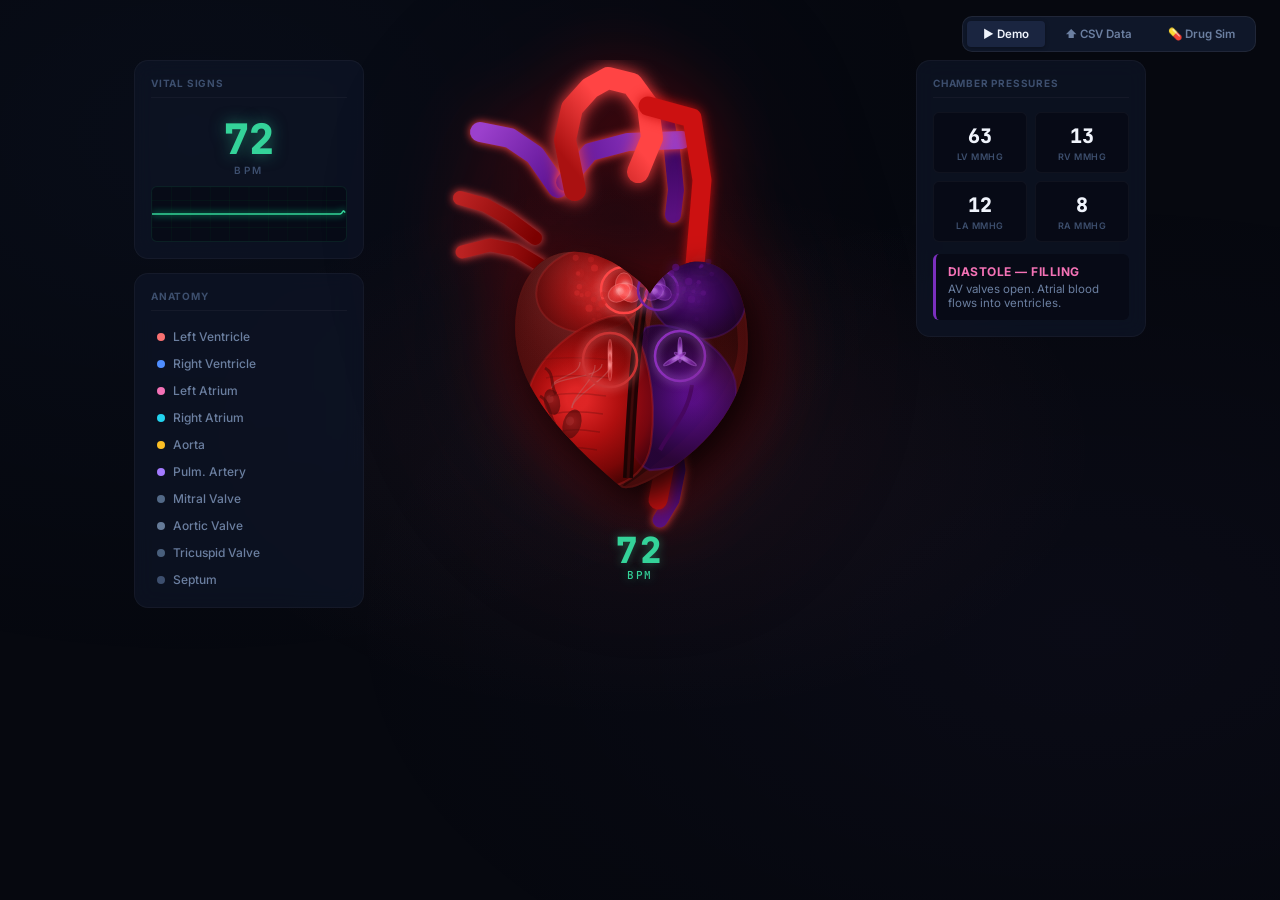
<file: Unified/heart-simulation.html>
<!DOCTYPE html>
<html lang="en">

<head>
  <meta charset="UTF-8">
  <meta name="viewport" content="width=device-width, initial-scale=1.0">
  <title>Heart Simulation — Anatomical</title>
  <style>
    @import url('https://fonts.googleapis.com/css2?family=Inter:wght@300;400;500;600;700;800;900&family=JetBrains+Mono:wght@400;500;600&display=swap');

    :root {
      --bg-0: #06080f;
      --bg-1: #0c1120;
      --bg-2: #121a2e;
      --bg-3: #1a2540;
      --bg-card: rgba(14, 20, 38, 0.75);
      --bg-input: rgba(6, 8, 18, 0.6);
      --border-1: rgba(255, 255, 255, 0.04);
      --border-2: rgba(255, 255, 255, 0.07);
      --border-3: rgba(255, 255, 255, 0.12);
      --t-1: #f0f4fc;
      --t-2: #a0b0cc;
      --t-3: #6b7fa0;
      --t-4: #3d4f6e;
      --blue: #4f8eff;
      --purple: #a37bff;
      --cyan: #22d3ee;
      --pink: #f472b6;
      --green: #34d399;
      --amber: #fbbf24;
      --red: #f87171;
      --r-sm: 6px;
      --r-md: 10px;
      --r-lg: 14px;
      --transition: 200ms cubic-bezier(.4, 0, .2, 1);
    }

    * {
      margin: 0;
      padding: 0;
      box-sizing: border-box;
    }

    body {
      background: var(--bg-0);
      color: var(--t-1);
      font-family: 'Inter', system-ui, -apple-system, sans-serif;
      min-height: 100vh;
      display: flex;
      flex-direction: column;
      align-items: center;
      overflow-x: hidden;
    }

    body::before {
      content: '';
      position: fixed;
      inset: 0;
      background:
        radial-gradient(ellipse 60% 50% at 50% 50%, rgba(248, 113, 113, 0.06) 0%, transparent 60%),
        radial-gradient(ellipse at 15% 15%, rgba(79, 142, 255, .04) 0%, transparent 50%),
        radial-gradient(ellipse at 85% 70%, rgba(163, 123, 255, .03) 0%, transparent 50%);
      pointer-events: none;
      z-index: 0;
    }

    ::-webkit-scrollbar {
      width: 5px;
    }

    ::-webkit-scrollbar-track {
      background: transparent;
    }

    ::-webkit-scrollbar-thumb {
      background: var(--t-4);
      border-radius: 3px;
    }

    /* ── HEADER (Now a Floating Toolbar) ── */
    header {
      position: absolute;
      top: 16px;
      right: 24px;
      z-index: 100;
      display: flex;
      align-items: center;
      justify-content: flex-end;
    }

    .logo {
      display: none;
    }

    .mode-tabs {
      display: flex;
      gap: 4px;
      background: rgba(18, 26, 46, 0.85);
      border-radius: var(--r-md);
      padding: 4px;
      border: 1px solid var(--border-2);
      backdrop-filter: blur(8px);
    }

    .mode-tab {
      font-family: 'Inter', sans-serif;
      font-size: 11.5px;
      font-weight: 600;
      padding: 6px 16px;
      border-radius: 4px;
      cursor: pointer;
      background: transparent;
      border: none;
      color: var(--t-3);
      transition: var(--transition);
      white-space: nowrap;
    }

    .mode-tab:hover {
      color: var(--t-2);
      background: rgba(255, 255, 255, .03);
    }

    .mode-tab.active {
      color: var(--t-1);
      background: var(--bg-3);
      box-shadow: 0 1px 4px rgba(0, 0, 0, .3);
    }

    /* ── LAYOUT ── */
    .wrap {
      position: relative;
      z-index: 1;
      display: flex;
      flex-wrap: wrap;
      justify-content: center;
      align-items: flex-start;
      gap: 16px;
      padding: 60px 20px 28px;
      /* Added top padding to fit the new floating toolbars */
      width: 100%;
      max-width: 1360px;
    }

    /* ── HEART STAGE ── */
    .stage {
      position: relative;
      flex: 0 0 auto;
    }

    #heartCanvas {
      display: block;
      filter: drop-shadow(0 0 35px rgba(180, 0, 0, 0.4)) drop-shadow(0 0 80px rgba(120, 0, 0, 0.15));
    }

    .bpm-ring {
      position: absolute;
      bottom: 18px;
      left: 50%;
      transform: translateX(-50%);
      font-family: 'JetBrains Mono', monospace;
      font-size: 11px;
      font-weight: 500;
      letter-spacing: .15em;
      color: var(--green);
      text-shadow: 0 0 10px rgba(52, 211, 153, .4);
      pointer-events: none;
      text-align: center;
    }

    .bpm-ring .val {
      font-size: 36px;
      font-weight: 800;
      line-height: 1;
      display: block;
    }

    /* ── PANELS ── */
    .col {
      display: flex;
      flex-direction: column;
      gap: 14px;
      flex: 0 0 230px;
    }

    .panel {
      background: var(--bg-card);
      border: 1px solid var(--border-1);
      border-radius: var(--r-lg);
      padding: 16px;
      backdrop-filter: blur(10px);
      transition: var(--transition);
    }

    .panel:hover {
      border-color: var(--border-2);
    }

    .ptitle {
      font-size: 10px;
      font-weight: 700;
      letter-spacing: .08em;
      color: var(--t-4);
      text-transform: uppercase;
      border-bottom: 1px solid var(--border-1);
      padding-bottom: 8px;
      margin-bottom: 14px;
    }

    /* ECG */
    .ecg-wrap {
      height: 56px;
      background: var(--bg-input);
      border: 1px solid rgba(52, 211, 153, .1);
      border-radius: var(--r-sm);
      overflow: hidden;
    }

    #ecgCanvas {
      display: block;
      width: 100%;
      height: 100%;
    }

    /* STATS GRID */
    .sg {
      display: grid;
      grid-template-columns: 1fr 1fr;
      gap: 8px;
      margin-bottom: 12px;
    }

    .sb {
      background: var(--bg-input);
      border: 1px solid var(--border-1);
      border-radius: var(--r-sm);
      padding: 10px 8px;
      text-align: center;
    }

    .sv {
      font-size: 20px;
      font-weight: 800;
      font-family: 'JetBrains Mono', monospace;
      color: var(--t-1);
    }

    .sn {
      font-size: 9px;
      font-weight: 600;
      letter-spacing: .06em;
      color: var(--t-4);
      text-transform: uppercase;
      margin-top: 2px;
    }

    /* PHASE BOX */
    .phase-box {
      background: var(--bg-input);
      border-left: 3px solid var(--pink);
      border-radius: var(--r-sm);
      padding: 10px 12px;
      font-size: 11.5px;
      color: var(--t-3);
      min-height: 44px;
      transition: border-color .3s;
    }

    .pname {
      color: var(--pink);
      font-size: 12px;
      font-weight: 700;
      text-transform: uppercase;
      letter-spacing: .04em;
      margin-bottom: 3px;
    }

    /* SLIDERS */
    .crow {
      display: flex;
      flex-direction: column;
      gap: 12px;
    }

    .ci label {
      display: flex;
      justify-content: space-between;
      font-size: 11.5px;
      font-weight: 500;
      color: var(--t-3);
      margin-bottom: 5px;
    }

    .ci label span {
      color: var(--t-1);
      font-family: 'JetBrains Mono', monospace;
      font-weight: 600;
    }

    input[type=range] {
      -webkit-appearance: none;
      appearance: none;
      width: 100%;
      height: 4px;
      background: var(--bg-3);
      border-radius: 2px;
      outline: none;
      cursor: pointer;
    }

    input[type=range]::-webkit-slider-thumb {
      -webkit-appearance: none;
      appearance: none;
      width: 14px;
      height: 14px;
      border-radius: 50%;
      background: var(--blue);
      box-shadow: 0 0 8px rgba(79, 142, 255, .4);
      transition: transform .15s;
    }

    input[type=range]::-webkit-slider-thumb:hover {
      transform: scale(1.25);
      background: #6ba3ff;
    }

    /* STATE BUTTONS */
    .sbts {
      display: flex;
      flex-direction: column;
      gap: 6px;
    }

    .sbt {
      background: var(--bg-input);
      border: 1px solid var(--border-2);
      color: var(--t-3);
      font-family: 'Inter', sans-serif;
      font-size: 11.5px;
      font-weight: 600;
      padding: 8px 12px;
      border-radius: var(--r-sm);
      cursor: pointer;
      transition: var(--transition);
      text-align: left;
    }

    .sbt:hover {
      background: rgba(79, 142, 255, .06);
      border-color: rgba(79, 142, 255, .2);
      color: var(--t-2);
    }

    .sbt.active {
      background: rgba(79, 142, 255, .1);
      border-color: rgba(79, 142, 255, .3);
      color: var(--blue);
      box-shadow: 0 0 10px rgba(79, 142, 255, .1);
    }

    /* ANATOMY LIST */
    .alist {
      display: flex;
      flex-direction: column;
      gap: 4px;
    }

    .aitem {
      display: flex;
      align-items: center;
      gap: 8px;
      font-size: 12px;
      font-weight: 500;
      color: var(--t-3);
      cursor: pointer;
      padding: 4px 6px;
      border-radius: var(--r-sm);
      transition: var(--transition);
    }

    .aitem:hover {
      color: var(--t-1);
      background: rgba(79, 142, 255, .06);
    }

    .adot {
      width: 8px;
      height: 8px;
      border-radius: 50%;
      flex-shrink: 0;
    }

    /* CSV PANEL */
    #csvPanel {
      display: none;
      width: 100%;
      max-width: 1100px;
      padding: 0 20px 24px;
    }

    .csv-area {
      background: var(--bg-card);
      border: 1px solid var(--border-1);
      border-radius: var(--r-lg);
      padding: 20px;
      backdrop-filter: blur(10px);
    }

    .csv-title {
      font-size: 10px;
      font-weight: 700;
      letter-spacing: .08em;
      color: var(--t-4);
      text-transform: uppercase;
      border-bottom: 1px solid var(--border-1);
      padding-bottom: 8px;
      margin-bottom: 16px;
    }

    .csv-cols {
      display: flex;
      gap: 20px;
      flex-wrap: wrap;
    }

    .csv-col {
      flex: 1;
      min-width: 240px;
    }

    .csv-label {
      font-size: 10px;
      font-weight: 600;
      color: var(--t-4);
      letter-spacing: .06em;
      margin-bottom: 8px;
      text-transform: uppercase;
    }

    textarea {
      width: 100%;
      height: 140px;
      background: var(--bg-input);
      border: 1px solid var(--border-2);
      color: var(--t-1);
      font-family: 'JetBrains Mono', monospace;
      font-size: 12px;
      border-radius: var(--r-sm);
      padding: 12px;
      resize: vertical;
      outline: none;
      transition: var(--transition);
    }

    textarea:focus {
      border-color: var(--blue);
      box-shadow: 0 0 0 3px rgba(79, 142, 255, .1);
    }

    .csv-btns {
      display: flex;
      gap: 8px;
      margin-top: 14px;
      flex-wrap: wrap;
    }

    .cbtn {
      font-family: 'Inter', sans-serif;
      font-size: 11.5px;
      font-weight: 600;
      padding: 8px 18px;
      border-radius: var(--r-sm);
      cursor: pointer;
      transition: var(--transition);
      border: none;
    }

    .cbtn-primary {
      background: linear-gradient(135deg, var(--blue), var(--purple));
      color: #fff;
    }

    .cbtn-primary:hover {
      box-shadow: 0 0 20px rgba(79, 142, 255, .25);
      transform: translateY(-1px);
    }

    .cbtn-sec {
      background: var(--bg-input);
      border: 1px solid var(--border-2);
      color: var(--t-3);
    }

    .cbtn-sec:hover {
      border-color: var(--blue);
      color: var(--t-1);
    }

    .csv-chart {
      margin-top: 16px;
      background: var(--bg-input);
      border: 1px solid var(--border-1);
      border-radius: var(--r-sm);
      overflow: hidden;
    }

    #csvChart {
      display: block;
      width: 100%;
    }

    .csv-status {
      font-size: 11px;
      color: var(--t-4);
      margin-top: 10px;
      min-height: 20px;
    }

    .playhead-bar {
      display: flex;
      align-items: center;
      gap: 10px;
      margin-top: 12px;
    }

    .playhead-bar input[type=range] {
      flex: 1;
    }

    .ph-label {
      font-size: 11px;
      color: var(--t-4);
      white-space: nowrap;
      font-family: 'JetBrains Mono', monospace;
    }

    .demo-note {
      position: absolute;
      bottom: 4px;
      right: 12px;
      font-size: 10px;
      color: var(--t-4);
      pointer-events: none;
    }

    /* Drug Simulation Sync Banner (Floating Toolbar) */
    .drug-sync-bar {
      display: none;
      position: absolute;
      top: 16px;
      left: 24px;
      z-index: 100;
      padding: 8px 18px;
      background: rgba(14, 20, 38, 0.85);
      border: 1px solid rgba(52, 211, 153, 0.25);
      border-radius: var(--r-md);
      align-items: center;
      gap: 16px;
      backdrop-filter: blur(8px);
      animation: syncFadeIn .4s ease;
      box-shadow: 0 4px 12px rgba(0, 0, 0, 0.3);
    }

    .drug-sync-bar.active {
      display: flex;
    }

    @keyframes syncFadeIn {
      from {
        opacity: 0;
        transform: translateY(-6px);
      }

      to {
        opacity: 1;
        transform: translateY(0);
      }
    }

    .sync-dot {
      width: 7px;
      height: 7px;
      border-radius: 50%;
      background: var(--green);
      animation: syncPulse 2s ease-in-out infinite;
      flex-shrink: 0;
    }

    @keyframes syncPulse {

      0%,
      100% {
        opacity: 1;
        box-shadow: 0 0 6px rgba(52, 211, 153, .5);
      }

      50% {
        opacity: .4;
        box-shadow: 0 0 2px rgba(52, 211, 153, .2);
      }
    }

    .sync-label {
      color: var(--green);
      font-size: 10px;
      font-weight: 700;
      letter-spacing: .06em;
      text-transform: uppercase;
    }

    .sync-drug {
      color: var(--t-1);
      font-weight: 700;
      font-size: 13px;
    }

    .sync-dose {
      color: var(--t-3);
      font-size: 12px;
    }

    .sync-warnings {
      color: var(--amber);
      font-size: 11px;
      margin-left: auto;
    }

    .sync-back {
      display: none;
      /* Controlled by parent UI Tabs */
    }

    /* ── Responsive ── */
    @media (max-width: 900px) {
      .wrap {
        gap: 12px;
        padding: 12px;
      }

      .col {
        flex: 0 0 200px;
      }

      header {
        padding: 10px 14px;
      }

      .mode-tab {
        padding: 5px 10px;
        font-size: 10.5px;
      }
    }
  </style>
</head>

<body>

  <header>
    <div class="logo">🫀 Drug–Heart <span>Digital Twin | Viz</span></div>
    <div class="mode-tabs">
      <button class="mode-tab active" id="tab-demo" onclick="setMode('demo')">▶ Demo</button>
      <button class="mode-tab" id="tab-csv" onclick="setMode('csv')">⬆ CSV Data</button>
      <button class="mode-tab" id="tab-drug" onclick="setMode('drug')">💊 Drug Sim</button>
    </div>
  </header>

  <!-- Drug Simulation Sync Banner -->
  <div class="drug-sync-bar" id="drugSyncBar">
    <div class="sync-dot"></div>
    <span class="sync-label">Drug Sim Active</span>
    <span class="sync-drug" id="syncDrugName">—</span>
    <span class="sync-dose" id="syncDose">—</span>
    <span class="sync-warnings" id="syncWarnings"></span>
    <a class="sync-back" href="/" target="_top">← Dashboard</a>
  </div>

  <!-- DEMO MODE -->
  <div class="wrap" id="demoPanel">

    <!-- LEFT -->
    <div class="col">
      <!-- vitals -->
      <div class="panel">
        <div class="ptitle">Vital Signs</div>
        <div style="text-align:center;padding:6px 0 10px;">
          <div
            style="font-family:'JetBrains Mono',monospace;font-size:42px;font-weight:800;line-height:1;color:var(--green);text-shadow:0 0 15px rgba(52,211,153,.5);"
            id="bpmBig">72</div>
          <div style="font-size:10px;font-weight:600;letter-spacing:.25em;color:var(--t-4);margin-top:4px;">BPM</div>
        </div>
        <div class="ecg-wrap"><canvas id="ecgCanvas"></canvas></div>
      </div>

      <!-- anatomy -->
      <div class="panel">
        <div class="ptitle">Anatomy</div>
        <div class="alist">
          <div class="aitem" data-p="lv">
            <div class="adot" style="background:var(--red)"></div>Left Ventricle
          </div>
          <div class="aitem" data-p="rv">
            <div class="adot" style="background:var(--blue)"></div>Right Ventricle
          </div>
          <div class="aitem" data-p="la">
            <div class="adot" style="background:var(--pink)"></div>Left Atrium
          </div>
          <div class="aitem" data-p="ra">
            <div class="adot" style="background:var(--cyan)"></div>Right Atrium
          </div>
          <div class="aitem" data-p="ao">
            <div class="adot" style="background:var(--amber)"></div>Aorta
          </div>
          <div class="aitem" data-p="pa">
            <div class="adot" style="background:var(--purple)"></div>Pulm. Artery
          </div>
          <div class="aitem" data-p="mv">
            <div class="adot" style="background:#526987"></div>Mitral Valve
          </div>
          <div class="aitem" data-p="av">
            <div class="adot" style="background:#657b98"></div>Aortic Valve
          </div>
          <div class="aitem" data-p="tv">
            <div class="adot" style="background:#495f7c"></div>Tricuspid Valve
          </div>
          <div class="aitem" data-p="sep">
            <div class="adot" style="background:var(--t-4)"></div>Septum
          </div>
        </div>
      </div>
    </div>

    <!-- HEART -->
    <div class="stage">
      <canvas id="heartCanvas" width="520" height="540"></canvas>
      <div class="bpm-ring">
        <span class="val" id="bpmRing">72</span> BPM
      </div>
      <div class="demo-note" id="demoNote"></div>
    </div>

    <!-- RIGHT -->
    <div class="col">
      <!-- controls -->
      <div class="panel" style="display: none;">
        <div class="ptitle">Controls</div>
        <div class="crow">
          <div class="ci">
            <label>Heart Rate <span id="hrV">72</span> BPM</label>
            <input type="range" id="hrS" min="40" max="200" value="72">
          </div>
          <div class="ci">
            <label>Contractility <span id="conV">100</span>%</label>
            <input type="range" id="conS" min="20" max="150" value="100">
          </div>
          <div class="ci">
            <label>Sys. Pressure <span id="bpV">120</span> mmHg</label>
            <input type="range" id="bpS" min="60" max="200" value="120">
          </div>
        </div>
      </div>

      <!-- states -->
      <div class="panel" style="display: none;">
        <div class="ptitle">Cardiac States</div>
        <div class="sbts">
          <button class="sbt active" id="st-normal" onclick="setState('normal')">Normal Sinus</button>
          <button class="sbt" id="st-tachy" onclick="setState('tachy')">Tachycardia</button>
          <button class="sbt" id="st-brady" onclick="setState('brady')">Bradycardia</button>
          <button class="sbt" id="st-exercise" onclick="setState('exercise')">Exercise</button>
          <button class="sbt" id="st-afib" onclick="setState('afib')">Atrial Fibrillation</button>
          <button class="sbt" id="st-auto" onclick="setState('auto')"
            style="border-color:rgba(52,211,153,.3);color:var(--green);">⟳ Auto BPM 60–120</button>
        </div>
      </div>

      <!-- chamber pressures -->
      <div class="panel">
        <div class="ptitle">Chamber Pressures</div>
        <div class="sg">
          <div class="sb">
            <div class="sv" id="lvP">120</div>
            <div class="sn">LV mmHg</div>
          </div>
          <div class="sb">
            <div class="sv" id="rvP">25</div>
            <div class="sn">RV mmHg</div>
          </div>
          <div class="sb">
            <div class="sv" id="laP">12</div>
            <div class="sn">LA mmHg</div>
          </div>
          <div class="sb">
            <div class="sv" id="raP">8</div>
            <div class="sn">RA mmHg</div>
          </div>
        </div>
        <div class="phase-box" id="phaseBox">
          <div class="pname">Diastole</div>
          Chambers filling. Ventricles relaxed.
        </div>
      </div>
    </div>
  </div>

  <!-- CSV MODE -->
  <div id="csvPanel">
    <div class="csv-area">
      <div class="csv-title">CSV Cardiac Data Playback</div>
      <div class="csv-cols">
        <div class="csv-col">
          <div class="csv-label">Paste CSV Data</div>
          <textarea id="csvInput"
            placeholder="time_ms,bpm,systolic_bp,contractility&#10;0,72,120,100&#10;500,75,122,100&#10;1000,80,125,105&#10;1500,88,130,110&#10;2000,95,135,115&#10;2500,100,138,118&#10;3000,105,140,120&#10;3500,110,142,122&#10;4000,105,140,118&#10;4500,98,136,115&#10;5000,90,130,110&#10;5500,82,125,105&#10;6000,75,120,100&#10;6500,72,118,98&#10;7000,70,115,97"></textarea>
          <div class="csv-btns">
            <button class="cbtn cbtn-primary" onclick="loadCSV()">▶ Load & Play</button>
            <button class="cbtn cbtn-sec" onclick="loadSampleCSV()">Sample Data</button>
            <button class="cbtn cbtn-sec" onclick="stopCSV()">■ Stop</button>
          </div>
          <div class="csv-status" id="csvStatus">Ready — paste CSV with columns: time_ms, bpm, systolic_bp,
            contractility</div>
        </div>
        <div class="csv-col">
          <div class="csv-label">BPM Timeline</div>
          <div class="csv-chart"><canvas id="csvChart" height="130"></canvas></div>
          <div class="playhead-bar">
            <span class="ph-label">0s</span>
            <input type="range" id="playhead" min="0" max="100" value="0" style="flex:1" oninput="seekCSV(this.value)">
            <span class="ph-label" id="phEnd">0s</span>
          </div>
        </div>
      </div>
    </div>
  </div>

  <script>
    // ═══════════════════════════════════════════
    //  STATE
    // ═══════════════════════════════════════════
    const HC = document.getElementById('heartCanvas');
    const hx = HC.getContext('2d');
    const EC = document.getElementById('ecgCanvas');
    const ex = EC.getContext('2d');
    const W = HC.width, H = HC.height;
    const CX = W / 2 - 10, CY = H / 2 + 10;

    let bpm = 72, contractility = 1.0, sysBP = 120, qtIntervalMs = 400;
    let cardiacState = 'normal';
    let highlighted = null;
    let heartPhase = 0;
    let startTime = null;
    let animId = null;

    // Auto BPM mode
    let autoBPM = false;
    let autoBPMPhase = 0;

    // CSV mode
    let csvMode = false;
    let csvRows = [];
    let csvStartTime = null;
    let csvLooping = true;
    let csvTotalMs = 0;

    // ECG
    const ECG_LEN = 220;
    let ecgBuf = new Array(ECG_LEN).fill(0);
    let ecgPos = 0;
    let ecgPhase = 0;

    // Smooth pressure
    let sp = { lv: 120, rv: 25, la: 12, ra: 8 };

    // ═══════════════════════════════════════════
    //  ECG RESIZE
    // ═══════════════════════════════════════════
    function resizeECG() {
      const dpr = window.devicePixelRatio || 1;
      EC.width = EC.offsetWidth * dpr;
      EC.height = EC.offsetHeight * dpr;
      ex.scale(dpr, dpr);
    }
    window.addEventListener('resize', resizeECG);
    resizeECG();

    // ═══════════════════════════════════════════
    //  CONTROLS
    // ═══════════════════════════════════════════
    document.getElementById('hrS').addEventListener('input', e => {
      bpm = +e.target.value;
      document.getElementById('hrV').textContent = bpm;
      document.getElementById('bpmBig').textContent = bpm;
      document.getElementById('bpmRing').textContent = bpm;
    });
    document.getElementById('conS').addEventListener('input', e => {
      contractility = e.target.value / 100;
      document.getElementById('conV').textContent = e.target.value;
    });
    document.getElementById('bpS').addEventListener('input', e => {
      sysBP = +e.target.value;
      document.getElementById('bpV').textContent = sysBP;
    });

    function setState(s) {
      cardiacState = s;
      document.querySelectorAll('.sbt').forEach(b => b.classList.remove('active'));
      document.getElementById('st-' + s).classList.add('active');
      autoBPM = (s === 'auto');
      const presets = {
        normal: { hr: 72, con: 100, bp: 120 },
        tachy: { hr: 140, con: 90, bp: 130 },
        brady: { hr: 45, con: 110, bp: 115 },
        exercise: { hr: 162, con: 140, bp: 155 },
        afib: { hr: 110, con: 75, bp: 125 },
        auto: { hr: 72, con: 100, bp: 120 }
      };
      const p = presets[s] || presets.normal;
      document.getElementById('hrS').value = p.hr;
      document.getElementById('conS').value = p.con;
      document.getElementById('bpS').value = p.bp;
      bpm = p.hr; contractility = p.con / 100; sysBP = p.bp; qtIntervalMs = 400;
      document.getElementById('hrV').textContent = bpm;
      document.getElementById('conV').textContent = p.con;
      document.getElementById('bpV').textContent = sysBP;
      document.getElementById('bpmBig').textContent = bpm;
      document.getElementById('bpmRing').textContent = bpm;
    }

    // ═══════════════════════════════════════════
    //  MODE SWITCHING
    // ═══════════════════════════════════════════
    let drugSyncMode = false;
    let drugSyncInterval = null;

    function setMode(m) {
      document.querySelectorAll('.mode-tab').forEach(t => t.classList.remove('active'));
      document.getElementById('tab-' + m).classList.add('active');
      document.getElementById('demoPanel').style.display = (m === 'demo' || m === 'drug') ? 'flex' : 'none';
      document.getElementById('csvPanel').style.display = m === 'csv' ? 'block' : 'none';
      document.getElementById('drugSyncBar').classList.toggle('active', m === 'drug');
      csvMode = (m === 'csv');
      drugSyncMode = (m === 'drug');
      if (m === 'demo') { csvStartTime = null; stopDrugSync(); }
      if (m === 'csv') { drawCSVChart(); stopDrugSync(); }
      if (m === 'drug') { startDrugSync(); }
    }

    // ═══════════════════════════════════════════
    //  AUTO BPM  (60–120 sinusoidal)
    // ═══════════════════════════════════════════
    function tickAutoBPM(dt) {
      if (!autoBPM) return;
      autoBPMPhase += dt * 0.00008; // ~12s full cycle
      bpm = Math.round(60 + 30 * (0.5 + 0.5 * Math.sin(autoBPMPhase * Math.PI * 2)));
      document.getElementById('hrS').value = bpm;
      document.getElementById('hrV').textContent = bpm;
      document.getElementById('bpmBig').textContent = bpm;
      document.getElementById('bpmRing').textContent = bpm;
    }

    // ═══════════════════════════════════════════
    //  CSV
    // ═══════════════════════════════════════════
    function loadSampleCSV() {
      document.getElementById('csvInput').value =
        `time_ms,bpm,systolic_bp,contractility
0,62,115,95
400,64,116,96
800,68,118,98
1200,72,120,100
1600,78,123,104
2000,85,127,108
2400,93,132,113
2800,100,137,118
3200,108,141,122
3600,114,144,125
4000,118,146,127
4400,120,148,128
4800,119,147,127
5200,115,145,125
5600,110,142,122
6000,103,138,118
6400,95,133,114
6800,87,128,109
7200,80,124,105
7600,74,121,101
8000,70,118,99
8400,67,116,97
8800,64,115,96
9200,62,114,95
9600,61,113,95
10000,60,112,94`;
      loadCSV();
    }

    function loadCSV() {
      const raw = document.getElementById('csvInput').value.trim();
      const lines = raw.split('\n').map(l => l.trim()).filter(Boolean);
      if (lines.length < 2) {
        document.getElementById('csvStatus').textContent = 'Error: need header + data rows.'; return;
      }
      const header = lines[0].toLowerCase().split(',').map(h => h.trim());
      const ti = header.indexOf('time_ms'), bi = header.indexOf('bpm'),
        si = header.indexOf('systolic_bp'), ci = header.indexOf('contractility');
      if (ti < 0 || bi < 0) { document.getElementById('csvStatus').textContent = 'Error: need time_ms and bpm columns.'; return; }

      csvRows = lines.slice(1).map(l => {
        const c = l.split(',');
        return {
          t: +c[ti], bpm: +c[bi],
          bp: si >= 0 ? +c[si] : 120,
          con: ci >= 0 ? +c[ci] / 100 : 1.0
        };
      }).filter(r => !isNaN(r.t) && !isNaN(r.bpm));

      if (csvRows.length < 2) { document.getElementById('csvStatus').textContent = 'Error: need at least 2 data rows.'; return; }
      csvTotalMs = csvRows[csvRows.length - 1].t;
      document.getElementById('playhead').max = csvTotalMs;
      document.getElementById('phEnd').textContent = (csvTotalMs / 1000).toFixed(1) + 's';
      document.getElementById('csvStatus').textContent = `Loaded ${csvRows.length} rows — ${(csvTotalMs / 1000).toFixed(2)}s duration`;
      csvStartTime = null;
      csvMode = true;
      drawCSVChart();
    }

    function stopCSV() {
      csvStartTime = null;
      csvMode = false;
      setState('normal');
      document.getElementById('csvStatus').textContent = 'Stopped.';
    }

    function seekCSV(v) {
      if (!csvRows.length) return;
      csvStartTime = performance.now() - +v;
    }

    function interpCSV(elapsedMs) {
      const t = elapsedMs % csvTotalMs;
      document.getElementById('playhead').value = t;
      for (let i = 0; i < csvRows.length - 1; i++) {
        if (t >= csvRows[i].t && t <= csvRows[i + 1].t) {
          const f = (t - csvRows[i].t) / (csvRows[i + 1].t - csvRows[i].t);
          bpm = Math.round(csvRows[i].bpm + f * (csvRows[i + 1].bpm - csvRows[i].bpm));
          sysBP = Math.round(csvRows[i].bp + f * (csvRows[i + 1].bp - csvRows[i].bp));
          contractility = csvRows[i].con + f * (csvRows[i + 1].con - csvRows[i].con);
          document.getElementById('bpmBig').textContent = bpm;
          document.getElementById('bpmRing').textContent = bpm;
          document.getElementById('hrS').value = bpm;
          document.getElementById('hrV').textContent = bpm;
          document.getElementById('bpS').value = sysBP;
          document.getElementById('bpV').textContent = sysBP;
          const cp = Math.round(contractility * 100);
          document.getElementById('conS').value = cp;
          document.getElementById('conV').textContent = cp;
          break;
        }
      }
    }

    function drawCSVChart() {
      const cc = document.getElementById('csvChart');
      const cw = cc.offsetWidth || 860;
      cc.width = cw; cc.height = 130;
      const cx2 = cc.getContext('2d');
      cx2.clearRect(0, 0, cw, 130);
      if (!csvRows.length) return;

      const minB = Math.min(...csvRows.map(r => r.bpm)) - 5;
      const maxB = Math.max(...csvRows.map(r => r.bpm)) + 5;
      const pad = 20;

      // Grid
      cx2.strokeStyle = 'rgba(255,255,255,.05)'; cx2.lineWidth = .5;
      for (let y = pad; y < 130 - pad; y += (130 - pad * 2) / 4) {
        cx2.beginPath(); cx2.moveTo(pad, y); cx2.lineTo(cw - pad, y); cx2.stroke();
      }

      // BPM line
      cx2.beginPath();
      cx2.strokeStyle = '#34d399'; cx2.lineWidth = 2; // var(--green)
      cx2.shadowColor = 'rgba(52,211,153,.5)'; cx2.shadowBlur = 8;
      csvRows.forEach((r, i) => {
        const x = pad + (r.t / csvTotalMs) * (cw - pad * 2);
        const y = (130 - pad) - ((r.bpm - minB) / (maxB - minB)) * (130 - pad * 2);
        i === 0 ? cx2.moveTo(x, y) : cx2.lineTo(x, y);
      });
      cx2.stroke();
      cx2.shadowBlur = 0;

      // BP line (faint)
      if (csvRows[0].bp) {
        const minP = Math.min(...csvRows.map(r => r.bp)) - 10;
        const maxP = Math.max(...csvRows.map(r => r.bp)) + 10;
        cx2.beginPath();
        cx2.strokeStyle = 'rgba(248,113,113,.4)'; cx2.lineWidth = 1; // faint red
        csvRows.forEach((r, i) => {
          const x = pad + (r.t / csvTotalMs) * (cw - pad * 2);
          const y = (130 - pad) - ((r.bp - minP) / (maxP - minP)) * (130 - pad * 2);
          i === 0 ? cx2.moveTo(x, y) : cx2.lineTo(x, y);
        });
        cx2.stroke();
      }

      // Labels
      cx2.fillStyle = '#6b7fa0'; cx2.font = '10px "Inter",sans-serif'; // var(--t-3)
      cx2.fillText('BPM', pad + 2, pad + 10);
      cx2.fillStyle = '#3d4f6e'; // var(--t-4)
      cx2.fillText(Math.round(maxB), 2, pad + 4);
      cx2.fillText(Math.round(minB), 2, 130 - pad + 4);
    }

    // ═══════════════════════════════════════════
    //  CARDIAC CYCLE HELPERS
    // ═══════════════════════════════════════════
    const SYS_END = 0.38;

    function ease(t) { return -(Math.cos(Math.PI * t) - 1) / 2; }

    function getBeat() {
      if (heartPhase < SYS_END) {
        const t = heartPhase / SYS_END;
        return t < 0.5 ? ease(t / 0.5) : ease((1 - (t - 0.5) / 0.5));
      }
      const t = (heartPhase - SYS_END) / (1 - SYS_END);
      return 0.06 * Math.sin(t * Math.PI);
    }

    // ═══════════════════════════════════════════
    //  DRAW FULL PHOTOREALISTIC HEART
    // ═══════════════════════════════════════════
    function drawHeartFull(ts) {
      hx.clearRect(0, 0, W, H);

      const beat = getBeat() * contractility;
      const isSys = heartPhase < SYS_END;
      const ss = isSys ? Math.max(0, (heartPhase / SYS_END - .06) / .44) : 0;
      const scale = 1 - beat * 0.06;

      // Ambient glow
      const ag = hx.createRadialGradient(CX, CY, 20, CX, CY, 220);
      ag.addColorStop(0, `rgba(120,0,0,${0.08 + beat * 0.12})`);
      ag.addColorStop(1, 'rgba(0,0,0,0)');
      hx.fillStyle = ag; hx.fillRect(0, 0, W, H);

      drawVessels(beat, isSys, ss, scale);
      drawMuscleCrossSection(beat, isSys, ss, scale, ts);
      drawInternalChambers(beat, isSys, ss, scale);
      drawInternalDetails(beat, isSys, ss, scale);
      drawAllValves(beat, isSys, ss, scale);
      drawBloodParticles(beat, isSys, ss, ts);
      drawSurfaceSheen(beat, scale);
      drawAnatomyLabels();
      updatePressures(beat, isSys, ss);
    }

    // ────── VESSELS ──────
    function drawVessels(beat, isSys, ss, s) {
      hx.save();

      // SVC
      drawVessel([[285, 55], [292, 90], [296, 130], [293, 155]], 16, '#2A0050', '#5A1080', 0);
      // IVC
      drawVessel([[293, 370], [298, 410], [292, 440], [280, 460]], 15, '#2A0050', '#5A1080', 0);
      // Pulm artery left
      drawVessel([[178, 128], [155, 95], [130, 78], [100, 72]], 20, '#5A1090', '#9B40CC', isSys ? ss * beat * 2 : 0);
      // Pulm artery right
      drawVessel([[185, 122], [210, 92], [248, 82], [302, 80]], 18, '#5A1090', '#9B40CC', isSys ? ss * beat * 2 : 0);
      // Pulm veins
      drawVessel([[155, 178], [128, 158], [105, 145], [80, 138]], 14, '#7B0000', '#BB2222', 0);
      drawVessel([[160, 205], [135, 190], [110, 185], [82, 192]], 13, '#7B0000', '#BB2222', 0);

      // Aorta
      const aP = isSys ? ss * beat * 4 : 0;
      hx.save();
      // Ascending
      const ag = hx.createLinearGradient(170, 80, 220, 40);
      ag.addColorStop(0, '#AA1111'); ag.addColorStop(1, '#FF4444');
      strokePath([[195, 130], [185, 80], [192, 48], [210, 28], [228, 18], [252, 24], [268, 46], [272, 78], [258, 112]],
        22 + aP, ag, 16 + aP * 4);
      // Descending
      strokePath([[268, 46], [312, 58], [322, 120], [315, 205], [300, 295], [290, 380], [278, 440]],
        19, '#CC1111', 12);
      hx.restore();

      hx.restore();
    }

    function drawVessel(pts, w, c1, c2, pulse) {
      const gr = hx.createLinearGradient(pts[0][0], pts[0][1], pts[pts.length - 1][0], pts[pts.length - 1][1]);
      gr.addColorStop(0, c1); gr.addColorStop(1, c2);
      strokePath(pts, w + pulse, gr, 8 + pulse * 3);
    }

    function strokePath(pts, lw, style, blur) {
      hx.save();
      hx.lineWidth = lw; hx.strokeStyle = style;
      hx.shadowColor = typeof style === 'string' ? style : '#FF4444';
      hx.shadowBlur = blur; hx.lineCap = 'round'; hx.lineJoin = 'round';
      hx.beginPath(); hx.moveTo(pts[0][0], pts[0][1]);
      for (let i = 1; i < pts.length; i++) hx.lineTo(pts[i][0], pts[i][1]);
      hx.stroke(); hx.restore();
    }

    // ────── OUTER MUSCLE CROSS-SECTION ──────
    function heartPath(sc) {
      const f = sc || 1;
      hx.save();
      hx.translate(CX, CY); hx.scale(f, f); hx.translate(-CX, -CY);
      hx.beginPath();
      hx.moveTo(CX - 8, CY + 148);
      hx.bezierCurveTo(CX - 82, CY + 85, CX - 125, CY + 32, CX - 113, CY - 35);
      hx.bezierCurveTo(CX - 102, CY - 88, CX - 60, CY - 100, CX - 18, CY - 78);
      hx.bezierCurveTo(CX + 5, CY - 64, CX + 16, CY - 54, CX + 20, CY - 46);
      hx.bezierCurveTo(CX + 26, CY - 56, CX + 36, CY - 72, CX + 62, CY - 78);
      hx.bezierCurveTo(CX + 98, CY - 82, CX + 118, CY - 50, CX + 118, CY + 2);
      hx.bezierCurveTo(CX + 118, CY + 55, CX + 82, CY + 106, CX + 30, CY + 135);
      hx.bezierCurveTo(CX + 14, CY + 144, CX + 2, CY + 150, CX - 8, CY + 148);
      hx.closePath();
      hx.restore();
    }

    function drawMuscleCrossSection(beat, isSys, ss, s, ts) {
      hx.save();
      // OUTER shadow
      hx.shadowColor = 'rgba(0,0,0,.85)'; hx.shadowBlur = 35; hx.shadowOffsetX = 10; hx.shadowOffsetY = 14;
      heartPath(s);
      const bg = hx.createRadialGradient(CX - 25, CY - 25, 15, CX + 10, CY + 20, 200);
      bg.addColorStop(0, '#6A1A1A');
      bg.addColorStop(0.35, '#581010');
      bg.addColorStop(0.7, '#420A0A');
      bg.addColorStop(1, '#2A0505');
      hx.fillStyle = bg; hx.fill();
      hx.shadowColor = 'transparent'; hx.shadowBlur = 0; hx.shadowOffsetX = 0; hx.shadowOffsetY = 0;

      // MUSCLE texture — fibrous streaks
      heartPath(s); hx.clip();

      // fibres
      for (let i = 0; i < 14; i++) {
        const a = (i / 14) * Math.PI * 2 + ts * 0.0003;
        const r = 55 + i * 10;
        hx.save(); hx.translate(CX, CY); hx.rotate(a);
        const lg = hx.createLinearGradient(0, -r, 0, -r - 30);
        lg.addColorStop(0, 'rgba(100,20,20,0)');
        lg.addColorStop(0.5, `rgba(60,8,8,${0.15 + i * 0.01})`);
        lg.addColorStop(1, 'rgba(100,20,20,0)');
        hx.strokeStyle = lg; hx.lineWidth = 1.5;
        hx.beginPath(); hx.moveTo(0, -r); hx.lineTo(0, -r - 28); hx.stroke();
        hx.restore();
      }

      // CROSS-SECTION CUT surface (the flat inner wall)
      // Right half — cut reveals chambers
      hx.fillStyle = 'rgba(0,0,0,.55)';
      hx.beginPath();
      hx.moveTo(CX - 8, CY - 80);
      hx.bezierCurveTo(CX + 5, CY - 70, CX + 15, CY - 40, CX + 18, CY);
      hx.bezierCurveTo(CX + 15, CY + 55, CX + 8, CY + 120, CX - 8, CY + 148);
      hx.bezierCurveTo(CX + 50, CY + 110, CX + 108, CY + 55, CX + 108, CY + 5);
      hx.bezierCurveTo(CX + 108, CY - 42, CX + 90, CY - 72, CX + 60, CY - 75);
      hx.bezierCurveTo(CX + 38, CY - 68, CX + 24, CY - 58, CX + 18, CY);
      hx.closePath();

      // The "cut" interior wall shading
      const cg = hx.createLinearGradient(CX - 10, CY - 80, CX + 120, CY + 80);
      cg.addColorStop(0, 'rgba(30,5,5,.7)');
      cg.addColorStop(0.5, 'rgba(15,2,2,.4)');
      cg.addColorStop(1, 'rgba(30,5,5,.65)');
      hx.fillStyle = cg; hx.fill();

      // muscle wall thickness ring
      heartPath(s);
      hx.strokeStyle = 'rgba(80,15,15,.9)'; hx.lineWidth = 4; hx.stroke();
      // highlight top-left
      const hl = hx.createRadialGradient(CX - 60, CY - 65, 5, CX - 40, CY - 45, 100);
      hl.addColorStop(0, 'rgba(255,150,150,.09)');
      hl.addColorStop(1, 'rgba(0,0,0,0)');
      hx.fillStyle = hl; hx.fill();

      hx.restore();
    }

    // ────── INTERNAL CHAMBERS ──────
    function drawInternalChambers(beat, isSys, ss, s) {
      hx.save();
      heartPath(s); hx.clip();

      const lvSc = isSys ? 1 - ss * beat * 0.22 : 1 + (heartPhase - SYS_END) / (1 - SYS_END) * 0.1;
      const rvSc = isSys ? 1 - ss * beat * 0.16 : 1 + (heartPhase - SYS_END) / (1 - SYS_END) * 0.08;
      const laSc = isSys ? 0.92 + ss * 0.05 : 1;
      const raSc = isSys ? 0.92 + ss * 0.05 : 1;

      // ── RIGHT ATRIUM (upper right, deoxygenated deep blue-purple) ──
      hx.save();
      hx.translate(CX + 68, CY - 42); hx.scale(raSc, raSc); hx.translate(-CX - 68, -CY + 42);
      hx.beginPath();
      hx.ellipse(CX + 68, CY - 42, 48, 40, 0.25, 0, Math.PI * 2);
      const raG = hx.createRadialGradient(CX + 62, CY - 45, 4, CX + 68, CY - 42, 48);
      raG.addColorStop(0, 'rgba(75,10,120,.92)');
      raG.addColorStop(0.6, 'rgba(45,5,80,.88)');
      raG.addColorStop(1, 'rgba(25,2,45,.82)');
      hx.fillStyle = raG; hx.fill();
      // inner sheen
      hx.strokeStyle = 'rgba(100,30,160,.3)'; hx.lineWidth = 2; hx.stroke();
      hx.restore();

      // ── RIGHT VENTRICLE (lower right, crescent) ──
      hx.save();
      hx.translate(CX + 55, CY + 52); hx.scale(rvSc, rvSc); hx.translate(-CX - 55, -CY - 52);
      hx.beginPath();
      hx.moveTo(CX + 18, CY - 8);
      hx.bezierCurveTo(CX + 42, CY - 18, CX + 92, CY + 5, CX + 102, CY + 42);
      hx.bezierCurveTo(CX + 108, CY + 85, CX + 80, CY + 122, CX + 22, CY + 125);
      hx.bezierCurveTo(CX + 4, CY + 118, CX - 4, CY + 88, CX + 4, CY + 32);
      hx.bezierCurveTo(CX + 9, CY + 8, CX + 14, CY - 2, CX + 18, CY - 8);
      const rvG = hx.createRadialGradient(CX + 62, CY + 55, 8, CX + 64, CY + 60, 60);
      rvG.addColorStop(0, 'rgba(95,15,155,.9)');
      rvG.addColorStop(0.55, 'rgba(60,8,100,.88)');
      rvG.addColorStop(1, 'rgba(35,4,65,.8)');
      hx.fillStyle = rvG; hx.fill();
      hx.strokeStyle = 'rgba(90,20,150,.35)'; hx.lineWidth = 2; hx.stroke();
      hx.restore();

      // ── LEFT ATRIUM (upper left, oxygenated) ──
      hx.save();
      hx.translate(CX - 38, CY - 50); hx.scale(laSc, laSc); hx.translate(-CX + 38, -CY + 50);
      hx.beginPath();
      hx.ellipse(CX - 38, CY - 50, 56, 42, -0.15, 0, Math.PI * 2);
      const laG = hx.createRadialGradient(CX - 32, CY - 52, 5, CX - 38, CY - 50, 56);
      laG.addColorStop(0, 'rgba(200,28,28,.92)');
      laG.addColorStop(0.5, 'rgba(150,12,12,.88)');
      laG.addColorStop(1, 'rgba(95,5,5,.82)');
      hx.fillStyle = laG; hx.fill();
      hx.strokeStyle = 'rgba(200,40,40,.25)'; hx.lineWidth = 2; hx.stroke();
      hx.restore();

      // ── LEFT VENTRICLE (lower left, main pump) ──
      hx.save();
      hx.translate(CX - 42, CY + 52); hx.scale(lvSc, lvSc); hx.translate(-CX + 42, -CY - 52);
      hx.beginPath();
      hx.moveTo(CX - 8, CY - 18);
      hx.bezierCurveTo(CX - 32, CY - 22, CX - 92, CY + 12, CX - 98, CY + 58);
      hx.bezierCurveTo(CX - 102, CY + 100, CX - 72, CY + 136, CX - 24, CY + 140);
      hx.bezierCurveTo(CX - 4, CY + 136, CX + 12, CY + 124, CX + 16, CY + 100);
      hx.bezierCurveTo(CX + 22, CY + 52, CX + 12, CY + 8, CX - 8, CY - 18);
      const lvG = hx.createRadialGradient(CX - 52, CY + 58, 10, CX - 48, CY + 64, 78);
      lvG.addColorStop(0, 'rgba(230,38,38,.95)');
      lvG.addColorStop(0.4, 'rgba(185,15,15,.9)');
      lvG.addColorStop(0.8, 'rgba(130,6,6,.85)');
      lvG.addColorStop(1, 'rgba(80,2,2,.78)');
      hx.fillStyle = lvG; hx.fill();
      hx.strokeStyle = 'rgba(210,40,40,.3)'; hx.lineWidth = 2; hx.stroke();
      hx.restore();

      // ── INTER-VENTRICULAR SEPTUM ──
      hx.beginPath();
      hx.moveTo(CX + 15, CY - 52);
      hx.bezierCurveTo(CX + 6, CY - 4, CX + 2, CY + 55, CX - 2, CY + 138);
      hx.strokeStyle = 'rgba(15,3,3,.85)'; hx.lineWidth = 10; hx.stroke();
      hx.strokeStyle = 'rgba(70,10,10,.6)'; hx.lineWidth = 3; hx.stroke();
      const sg = hx.createLinearGradient(CX + 15, CY - 52, CX - 2, CY + 138);
      sg.addColorStop(0, 'rgba(110,20,20,.4)');
      sg.addColorStop(1, 'rgba(110,20,20,0)');
      hx.strokeStyle = sg; hx.lineWidth = 1.5; hx.stroke();

      hx.restore();
    }

    // ────── PAPILLARY / CHORDAE / TRABEC ──────
    function drawInternalDetails(beat, isSys, ss, s) {
      hx.save(); heartPath(s); hx.clip();

      // Papillary muscles — LV
      const pp = [[CX - 58, CY + 84, 9, 15, 0.3], [CX - 78, CY + 62, 8, 13, -0.2]];
      pp.forEach(([x, y, rx, ry, ang]) => {
        hx.beginPath(); hx.ellipse(x, y, rx, ry, ang, 0, Math.PI * 2);
        const pg = hx.createRadialGradient(x, y - 3, 2, x, y, ry);
        pg.addColorStop(0, 'rgba(140,25,25,.9)');
        pg.addColorStop(1, 'rgba(80,8,8,.7)');
        hx.fillStyle = pg; hx.fill();
        // highlight
        hx.beginPath(); hx.ellipse(x - 2, y - 3, rx * .45, ry * .3, ang, 0, Math.PI * 2);
        hx.fillStyle = 'rgba(200,80,80,.18)'; hx.fill();
      });

      // Chordae tendineae
      const chordPairs = [
        [CX - 58, CY + 68, CX - 35, CY + 25], [CX - 58, CY + 68, CX - 18, CY + 22],
        [CX - 78, CY + 48, CX - 28, CY + 24], [CX - 78, CY + 48, CX - 50, CY + 22]
      ];
      hx.strokeStyle = 'rgba(190,90,90,.6)'; hx.lineWidth = 1.2;
      chordPairs.forEach(([x1, y1, x2, y2]) => {
        hx.beginPath(); hx.moveTo(x1, y1);
        hx.bezierCurveTo(x1, y1 - 12, x2, y2 + 15, x2, y2);
        hx.stroke();
      });

      // Trabeculae carneae
      const trabeculae = [
        [CX - 85, CY + 28, CX - 74, CY + 54], [CX - 90, CY + 56, CX - 75, CY + 84],
        [CX - 80, CY + 104, CX - 64, CY + 128]
      ];
      hx.strokeStyle = 'rgba(85,10,10,.65)'; hx.lineWidth = 3;
      trabeculae.forEach(([x1, y1, x2, y2]) => {
        hx.beginPath(); hx.moveTo(x1, y1);
        hx.bezierCurveTo(x1 + 10, y1 + 5, x2 - 6, y2 - 8, x2, y2);
        hx.stroke();
      });

      // RV trabeculae (moderator band)
      hx.strokeStyle = 'rgba(70,5,90,.7)'; hx.lineWidth = 4;
      hx.beginPath(); hx.moveTo(CX + 62, CY + 45); hx.bezierCurveTo(CX + 58, CY + 75, CX + 40, CY + 90, CX + 30, CY + 110); hx.stroke();

      // Muscle fibre texture inside LV
      for (let i = 0; i < 6; i++) {
        hx.strokeStyle = `rgba(90,12,12,${0.2 + i * .04})`; hx.lineWidth = 1.5;
        hx.beginPath();
        const y0 = CY + 20 + i * 18, xL = CX - 88 + i * 4, xR = CX - 18 - i * 3;
        hx.moveTo(xL, y0); hx.bezierCurveTo(xL + 15, y0 - 4, xR - 15, y0 - 2, xR, y0); hx.stroke();
      }

      hx.restore();
    }

    // ────── VALVES ──────
    function drawAllValves(beat, isSys, ss, s) {
      hx.save(); heartPath(s); hx.clip();

      const mvO = !isSys;
      const avO = isSys && ss > 0.1;
      const tvO = !isSys;
      const pvO = isSys && ss > 0.1;

      // Mitral (bicuspid)
      drawRealisticValve(hx, CX - 20, CY + 20, 24, mvO ? 0.92 : 0.04, '#CC3333', '#FF8888', 2, 'mv');
      // Aortic (tricuspid semilunar)
      drawRealisticValve(hx, CX - 6, CY - 50, 20, avO ? 0.88 : 0.04, '#FF4444', '#FF9999', 3, 'av');
      // Tricuspid
      drawRealisticValve(hx, CX + 50, CY + 16, 22, tvO ? 0.88 : 0.04, '#9030C0', '#CF7FFF', 3, 'tv');
      // Pulmonary
      drawRealisticValve(hx, CX + 28, CY - 50, 17, pvO ? 0.82 : 0.04, '#7020A0', '#B055DD', 3, 'pv');

      hx.restore();
    }

    function drawRealisticValve(ctx, x, y, r, open, c1, c2, n, name) {
      const hl = (highlighted === name);
      ctx.save();
      // valve annulus
      ctx.beginPath(); ctx.arc(x, y, r + 3, 0, Math.PI * 2);
      ctx.strokeStyle = hl ? c2 : c1; ctx.lineWidth = hl ? 3 : 2.5;
      ctx.shadowColor = c2; ctx.shadowBlur = hl ? 20 : 10; ctx.stroke();
      ctx.shadowBlur = 0;

      // leaflets
      for (let i = 0; i < n; i++) {
        const ang = (i / n) * Math.PI * 2;
        const w = r * (1 - open * 0.88) * 0.85;
        ctx.save(); ctx.translate(x, y); ctx.rotate(ang);
        ctx.beginPath(); ctx.ellipse(0, -r * 0.28, w * 0.52, r * 0.58, 0, 0, Math.PI * 2);
        const lg = ctx.createRadialGradient(w * .15, -r * .2, 1, 0, -r * .28, r * .65);
        lg.addColorStop(0, c2 + 'DD'); lg.addColorStop(0.5, c1 + 'AA'); lg.addColorStop(1, c1 + '44');
        ctx.fillStyle = lg; ctx.fill();
        // leaflet edge
        ctx.strokeStyle = c2 + '66'; ctx.lineWidth = 1; ctx.stroke();
        // central highlight
        ctx.beginPath(); ctx.ellipse(w * .05, -r * .22, w * .22, r * .2, 0, 0, Math.PI * 2);
        ctx.fillStyle = 'rgba(255,255,255,.1)'; ctx.fill();
        ctx.restore();
      }
      ctx.restore();
    }

    // ────── BLOOD PARTICLES ──────
    let particles = [];
    function initParticles() {
      particles = [];
      for (let i = 0; i < 80; i++) particles.push(mkParticle());
    }

    function mkParticle() {
      const types = [
        { tp: 'lv_ej', c: '#FF3333', ox: CX - 42, oy: CY + 55 },
        { tp: 'rv_ej', c: '#9B30C0', ox: CX + 62, oy: CY + 48 },
        { tp: 'la_fi', c: '#CC2222', ox: CX - 38, oy: CY - 82 },
        { tp: 'ra_fi', c: '#5A1080', ox: CX + 68, oy: CY - 82 },
      ];
      const t = types[Math.floor(Math.random() * types.length)];
      return {
        ...t, life: Math.random(), sp: 0.7 + Math.random() * 1.5,
        sz: 1.5 + Math.random() * 2.5,
        ox: t.ox + (Math.random() - .5) * 35,
        oy: t.oy + (Math.random() - .5) * 35
      };
    }

    function drawBloodParticles(beat, isSys, ss, ts) {
      if (!particles.length) initParticles();
      particles.forEach((p, i) => {
        p.life += 0.01 * p.sp * (1 + beat * .8);
        if (p.life > 1) { particles[i] = mkParticle(); return; }
        const prog = p.life;
        let cx2, cy2, alpha = 0;
        if (p.tp === 'lv_ej' && isSys) {
          cx2 = p.ox + Math.sin(prog * Math.PI) * 35 * beat;
          cy2 = p.oy - prog * 95 * beat;
          alpha = Math.sin(prog * Math.PI) * .85;
        } else if (p.tp === 'rv_ej' && isSys) {
          cx2 = p.ox - prog * 38 * beat; cy2 = p.oy - prog * 70 * beat;
          alpha = Math.sin(prog * Math.PI) * .75;
        } else if (p.tp === 'la_fi' && !isSys) {
          cx2 = p.ox; cy2 = p.oy + prog * 58;
          alpha = Math.sin(prog * Math.PI) * .65;
        } else if (p.tp === 'ra_fi' && !isSys) {
          cx2 = p.ox - prog * 18; cy2 = p.oy + prog * 52;
          alpha = Math.sin(prog * Math.PI) * .65;
        } else return;
        if (alpha < .05) return;
        const hex = Math.floor(alpha * 255).toString(16).padStart(2, '0');
        hx.save();
        hx.beginPath(); hx.arc(cx2, cy2, p.sz, 0, Math.PI * 2);
        hx.fillStyle = p.c + hex; hx.shadowColor = p.c; hx.shadowBlur = 8;
        hx.fill(); hx.restore();
      });
    }

    // ────── SURFACE SHEEN ──────
    function drawSurfaceSheen(beat, s) {
      hx.save(); heartPath(s); hx.clip();
      // left specular
      const sg = hx.createRadialGradient(CX - 70, CY - 70, 4, CX - 50, CY - 50, 105);
      sg.addColorStop(0, `rgba(255,180,180,${0.06 + beat * 0.04})`);
      sg.addColorStop(0.5, 'rgba(200,80,80,.03)');
      sg.addColorStop(1, 'rgba(0,0,0,0)');
      hx.fillStyle = sg; hx.fill();
      // right rim light
      const rg = hx.createRadialGradient(CX + 100, CY + 30, 5, CX + 85, CY + 30, 70);
      rg.addColorStop(0, 'rgba(100,20,20,.18)');
      rg.addColorStop(1, 'rgba(0,0,0,0)');
      hx.fillStyle = rg; hx.fill();
      hx.restore();
    }

    // ────── ANATOMY LABELS ──────
    function drawAnatomyLabels() {
      if (!highlighted) return;
      const map = {
        lv: { x: CX - 95, y: CY + 68, t: 'Left Ventricle', s: 'Main pump — systemic circulation' },
        rv: { x: CX + 92, y: CY + 65, t: 'Right Ventricle', s: 'Pumps to pulmonary circulation' },
        la: { x: CX - 100, y: CY - 68, t: 'Left Atrium', s: 'Receives oxygenated pulm. blood' },
        ra: { x: CX + 70, y: CY - 70, t: 'Right Atrium', s: 'Receives venous blood (SVC/IVC)' },
        ao: { x: CX + 105, y: CY - 90, t: 'Aorta', s: 'Root ~3 cm diameter' },
        pa: { x: CX - 38, y: CY - 115, t: 'Pulmonary Artery', s: 'Carries deoxygenated blood to lungs' },
        mv: { x: CX - 95, y: CY + 18, t: 'Mitral Valve', s: 'Bicuspid — LA → LV' },
        av: { x: CX - 105, y: CY - 52, t: 'Aortic Valve', s: 'Tricuspid semilunar — LV → Aorta' },
        tv: { x: CX + 72, y: CY + 14, t: 'Tricuspid Valve', s: '3 leaflets — RA → RV' },
        sep: { x: CX + 24, y: CY + 82, t: 'Interventricular Septum', s: 'Separates LV & RV' },
      };
      const lbl = map[highlighted]; if (!lbl) return;
      hx.save();
      hx.font = 'bold 11.5px Rajdhani,sans-serif'; hx.fillStyle = '#FF8888';
      hx.shadowColor = '#FF0000'; hx.shadowBlur = 10;
      hx.fillText(lbl.t, lbl.x, lbl.y);
      hx.font = '10px Rajdhani,sans-serif'; hx.fillStyle = '#AA7070'; hx.shadowBlur = 0;
      hx.fillText(lbl.s, lbl.x, lbl.y + 14);
      hx.restore();
    }

    // ────── ANATOMY ITEM HOVER ──────
    document.querySelectorAll('.aitem').forEach(el => {
      el.addEventListener('mouseenter', () => { highlighted = el.dataset.p; });
      el.addEventListener('mouseleave', () => { highlighted = null; });
    });

    // ────── ECG ──────
    function getECGVal(ph) {
      function g(x, m, s) { return Math.exp(-.5 * ((x - m) / s) ** 2); }
      if (cardiacState === 'afib') {
        return (Math.sin(ph * 53) * .04 + Math.sin(ph * 79) * .03) + g(ph % 1, .32 + Math.sin(ph * 4) * .06, .04) * .85;
      }

      const beatDurMs = 60000 / Math.max(bpm, 30);
      const qtPhase = qtIntervalMs / beatDurMs;
      const tCenter = Math.min(0.85, 0.33 + qtPhase * 0.45); // Scale T-wave position by QT interval

      return g(ph, .12, .025) * .14 + g(ph, .30, .01) * -.07 + g(ph, .33, .018) * 1 + g(ph, .36, .012) * -.24 + g(ph, tCenter, .055) * .28;
    }

    function drawECG() {
      const dpr = window.devicePixelRatio || 1;
      const Ew = EC.width / dpr, Eh = EC.height / dpr;
      ex.clearRect(0, 0, Ew, Eh);
      // grid
      ex.strokeStyle = 'rgba(0,255,100,.07)'; ex.lineWidth = .5;
      for (let x = 0; x < Ew; x += Ew / 10) { ex.beginPath(); ex.moveTo(x, 0); ex.lineTo(x, Eh); ex.stroke(); }
      for (let y = 0; y < Eh; y += Eh / 4) { ex.beginPath(); ex.moveTo(0, y); ex.lineTo(Ew, y); ex.stroke(); }
      // trace
      ex.beginPath(); ex.strokeStyle = var_get('--green') || '#00FFA3'; ex.lineWidth = 1.5;
      ex.shadowColor = '#00FFA3'; ex.shadowBlur = 7;
      for (let i = 0; i < ecgBuf.length; i++) {
        const x = (i / ecgBuf.length) * Ew;
        const y = Eh / 2 - ecgBuf[(ecgPos + i) % ecgBuf.length] * Eh * .42;
        i === 0 ? ex.moveTo(x, y) : ex.lineTo(x, y);
      }
      ex.stroke();
    }
    function var_get(v) { return getComputedStyle(document.documentElement).getPropertyValue(v).trim(); }

    // ────── PRESSURE STATS ──────
    let psm = { lv: 120, rv: 25, la: 12, ra: 8 };
    function updatePressures(beat, isSys, ss) {
      const trg = isSys ? {
        lv: Math.round(sysBP * (0.88 + ss * .22) * beat),
        rv: Math.round(sysBP * .19 * (0.88 + ss * .16) * beat),
        la: Math.round(8 + ss * 6), ra: Math.round(5 + ss * 5)
      } : {
        lv: Math.round(7 + (1 - beat) * 5), rv: 4,
        la: Math.round(sysBP * .09), ra: Math.round(sysBP * .06)
      };
      const a = .1;
      Object.keys(psm).forEach(k => { psm[k] = psm[k] * (1 - a) + trg[k] * a; });
      document.getElementById('lvP').textContent = Math.round(psm.lv);
      document.getElementById('rvP').textContent = Math.round(psm.rv);
      document.getElementById('laP').textContent = Math.round(psm.la);
      document.getElementById('raP').textContent = Math.round(psm.ra);

      const pb = document.getElementById('phaseBox');
      if (isSys && ss > .28) {
        pb.innerHTML = '<div class="pname">Systole — Ejection</div>Ventricles contracting. Blood ejected into aorta & pulmonary artery.';
        pb.style.borderLeftColor = '#FF3333';
      } else if (isSys) {
        pb.innerHTML = '<div class="pname">Systole — Isovolumetric</div>Pressure rising. All valves momentarily closed.';
        pb.style.borderLeftColor = '#CC2222';
      } else {
        const dp = (heartPhase - SYS_END) / (1 - SYS_END);
        pb.innerHTML = dp < .3
          ? '<div class="pname">Diastole — Relaxation</div>Pressure falling. Isovolumetric relaxation phase.'
          : '<div class="pname">Diastole — Filling</div>AV valves open. Atrial blood flows into ventricles.';
        pb.style.borderLeftColor = '#7B2FBE';
      }
    }

    // ═══════════════════════════════════════════
    //  MAIN LOOP
    // ═══════════════════════════════════════════
    initParticles();
    let lastT = 0;

    function loop(ts) {
      if (!startTime) startTime = ts;
      const elapsed = ts - startTime;
      const dt = ts - lastT; lastT = ts;

      // CSV interpolation
      if (csvMode && csvRows.length > 1) {
        if (!csvStartTime) csvStartTime = ts;
        interpCSV(ts - csvStartTime);
      }

      // Auto BPM
      tickAutoBPM(dt);

      const beatDur = 60000 / bpm;
      heartPhase = (elapsed % beatDur) / beatDur;

      // ECG tick
      const ecgSpeed = 1 / beatDur;
      ecgPhase = (ecgPhase + ecgSpeed * 16) % 1;
      ecgBuf[ecgPos] = getECGVal(ecgPhase);
      ecgPos = (ecgPos + 1) % ECG_LEN;

      drawHeartFull(ts);
      drawECG();

      animId = requestAnimationFrame(loop);
    }
    requestAnimationFrame(loop);

    // Draw CSV chart once doc ready
    window.addEventListener('load', () => { drawCSVChart(); });

    // ═══════════════════════════════════════════
    //  DRUG SIMULATION SYNC
    // ═══════════════════════════════════════════
    function startDrugSync() {
      stopDrugSync();
      fetchDrugParams(); // immediate fetch
      drugSyncInterval = setInterval(fetchDrugParams, 2000);
    }

    function stopDrugSync() {
      if (drugSyncInterval) {
        clearInterval(drugSyncInterval);
        drugSyncInterval = null;
      }
      drugSyncMode = false;
    }

    function fetchDrugParams() {
      fetch('/api/heart-params')
        .then(r => r.json())
        .then(data => {
          if (data.status !== 'ok') return;
          applyDrugParams(data);
        })
        .catch(() => { }); // silently fail if server not reachable
    }

    function applyDrugParams(data) {
      // Apply heart rate
      const hr = Math.round(data.heart_rate || 72);
      bpm = hr;
      document.getElementById('hrS').value = hr;
      document.getElementById('hrV').textContent = hr;
      document.getElementById('bpmBig').textContent = hr;
      document.getElementById('bpmRing').textContent = hr;

      // Apply systolic BP
      const bp = Math.round(data.systolic_bp || 120);
      sysBP = bp;
      document.getElementById('bpS').value = bp;
      document.getElementById('bpV').textContent = bp;

      // Apply contractility
      const con = Math.round(data.contractility || 100);
      contractility = con / 100;
      document.getElementById('conS').value = con;
      document.getElementById('conV').textContent = con;

      // Apply QT Interval
      qtIntervalMs = data.qt_interval || 400;

      // Update cardiac state accurately
      let newState = 'normal';
      if (data.cardiac_state) {
        if (data.cardiac_state.includes('tachy')) newState = 'tachy';
        else if (data.cardiac_state.includes('brady')) newState = 'brady';
        else if (data.cardiac_state.includes('afib')) newState = 'afib';
      } else {
        if (hr > 100) newState = 'tachy';
        else if (hr < 50) newState = 'brady';
      }
      cardiacState = newState;

      document.querySelectorAll('.sbt').forEach(b => b.classList.remove('active'));
      const btn = document.getElementById('st-' + newState);
      if (btn) btn.classList.add('active');

      // Update sync banner
      document.getElementById('syncDrugName').textContent = data.drug_name || '—';
      document.getElementById('syncDose').textContent = data.dose_mg ? `${data.dose_mg} mg` : '—';

      const warnings = data.warnings || [];
      document.getElementById('syncWarnings').textContent = warnings.length
        ? '⚠️ ' + warnings.join(' | ')
        : '✅ No warnings';
    }

    // Listen for postMessage from parent dashboard (iframe mode)
    window.addEventListener('message', (event) => {
      if (event.data && event.data.type === 'drug-sim-params') {
        if (!drugSyncMode) {
          setMode('drug');
        }
        applyDrugParams(event.data);
      }
    });

    // Auto-detect if loaded with ?drug query param
    if (window.location.search.includes('drug=1') || window.location.search.includes('mode=drug')) {
      setMode('drug');
    }
  </script>
</body>

</html>
</file>
